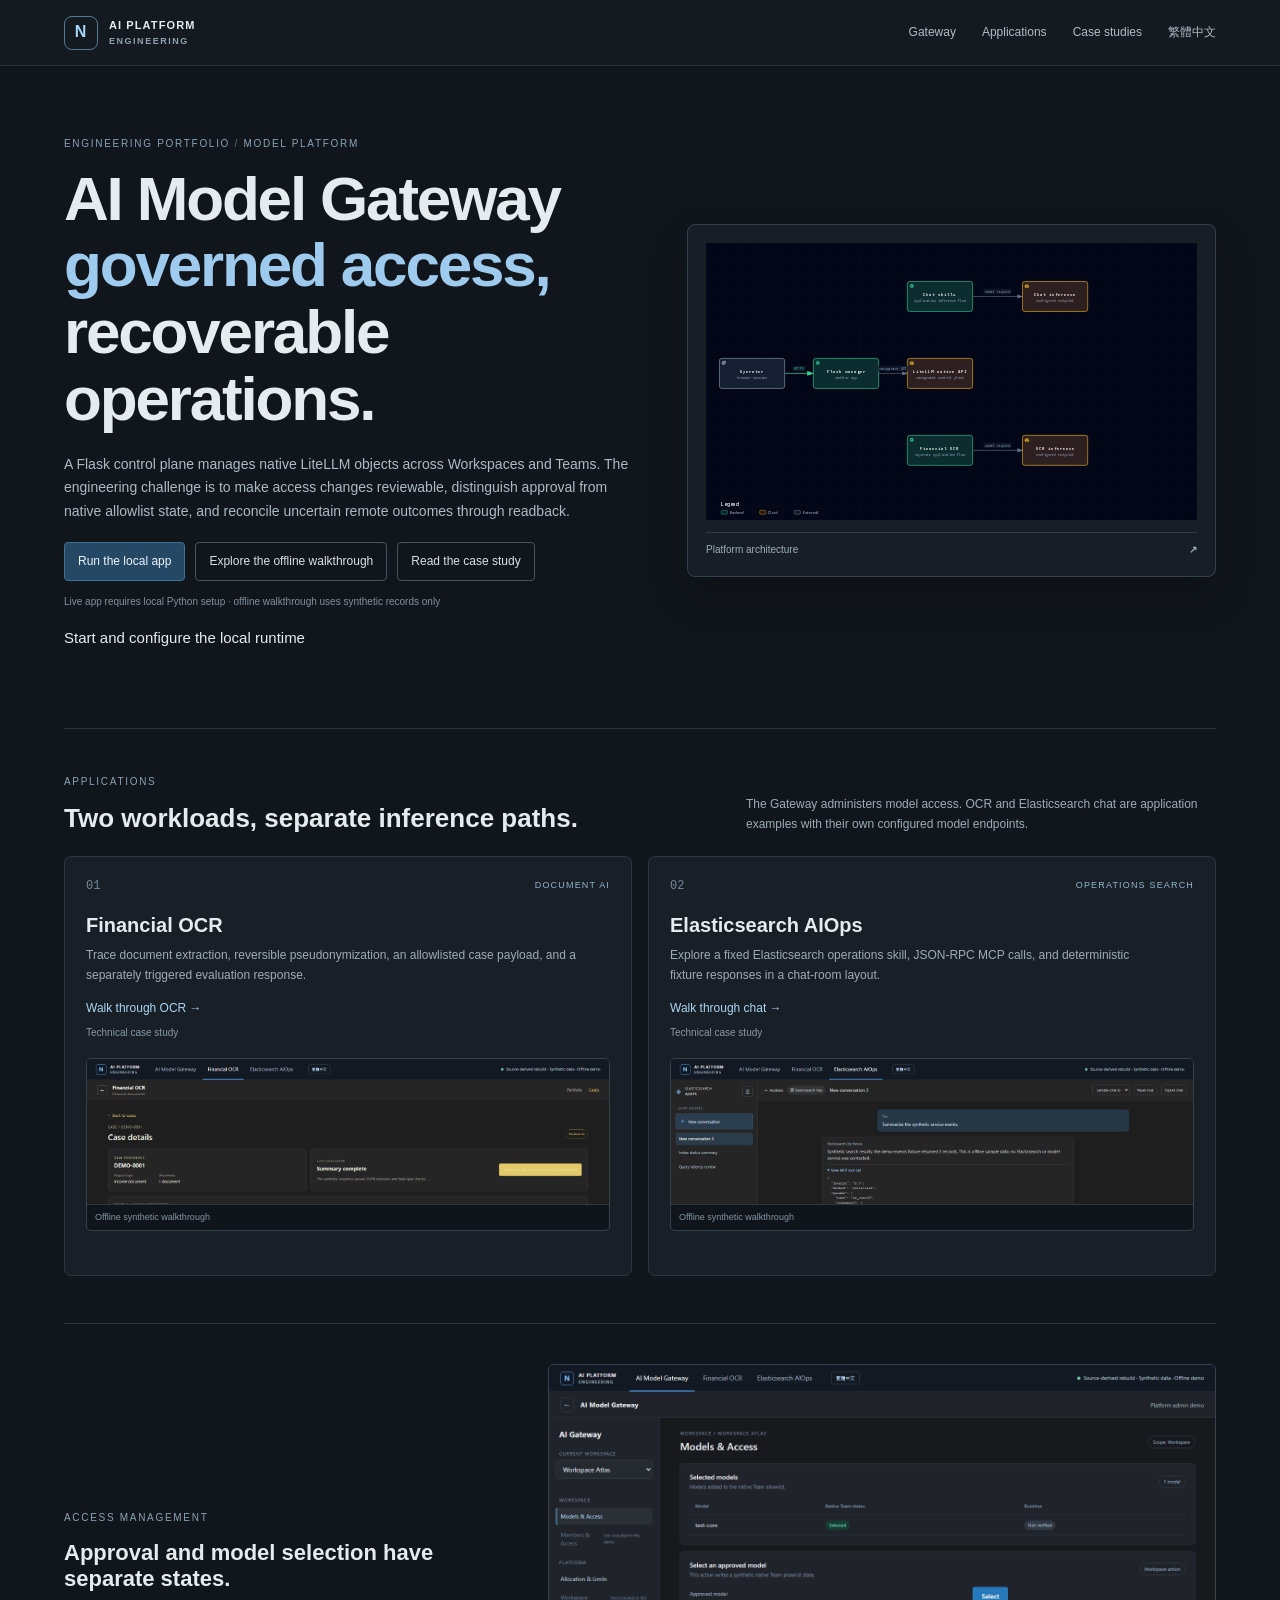
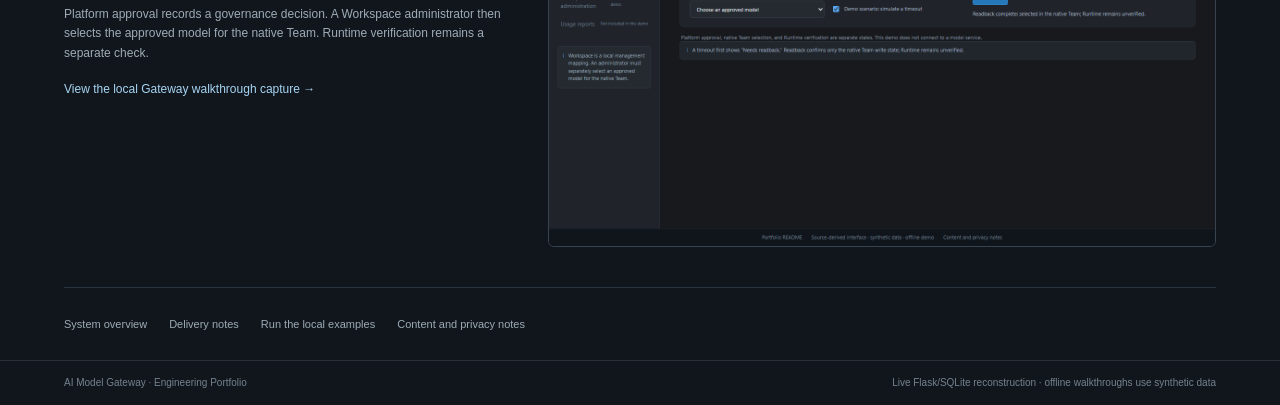
<file: index.html>
<!doctype html>
<html lang="en">
<head>
  <meta charset="utf-8">
  <meta name="viewport" content="width=device-width, initial-scale=1">
  <meta name="description" content="A source-grounded portfolio of an AI Model Gateway, Financial OCR and Elasticsearch AIOps applications.">
  <title>AI Model Gateway — Engineering Portfolio</title>
  <link rel="stylesheet" href="assets/portfolio.css">
</head>
<body>
  <a class="skip-link" href="#main">Skip to content</a>
  <header class="site-header"><a class="wordmark" href="index.html"><span class="mark">N</span><span>AI PLATFORM <small>ENGINEERING</small></span></a><nav aria-label="Main navigation"><a href="#gateway">Gateway</a><a href="#applications">Applications</a><a href="README.md">Case studies</a><a href="README.zh-TW.md" lang="zh-Hant">繁體中文</a></nav></header>
  <main id="main">
    <section class="hero" id="gateway">
      <div class="hero-copy"><p class="eyebrow">ENGINEERING PORTFOLIO <span>/</span> MODEL PLATFORM</p><h1>AI Model Gateway<br><em>governed access,</em><br>recoverable operations.</h1><p class="intro">A Flask control plane manages native LiteLLM objects across Workspaces and Teams. The engineering challenge is to make access changes reviewable, distinguish approval from native allowlist state, and reconcile uncertain remote outcomes through readback.</p><div class="actions"><a class="button primary" href="app.en.html">Run the local app</a><a class="button" href="demo.en.html?module=gateway">Explore the offline walkthrough</a><a class="button" href="case-studies/model-gateway.md">Read the case study</a></div><p class="provenance">Live app requires local Python setup · offline walkthrough uses synthetic records only</p><p><a href="docs/public-runtime.md">Start and configure the local runtime</a></p></div>
      <a class="hero-visual" href="assets/diagrams/platform-overview.svg" aria-label="Open the platform architecture diagram"><img src="assets/diagrams/platform-overview.svg" alt="Architecture overview: Gateway management connects to native LiteLLM administration, while OCR and chat applications use separately configured inference endpoints."><span>Platform architecture <b>↗</b></span></a>
    </section>
    <section class="application-section" id="applications"><div class="section-heading"><div><p class="eyebrow">APPLICATIONS</p><h2>Two workloads, separate inference paths.</h2></div><p>The Gateway administers model access. OCR and Elasticsearch chat are application examples with their own configured model endpoints.</p></div>
      <div class="app-grid">
        <article class="app-card"><div class="card-top"><span class="number">01</span><span class="tag">DOCUMENT AI</span></div><h3>Financial OCR</h3><p>Trace document extraction, reversible pseudonymization, an allowlisted case payload, and a separately triggered evaluation response.</p><a class="text-link" href="demo.en.html?module=ocr">Walk through OCR <span aria-hidden="true">→</span></a><a class="case-link" href="case-studies/financial-ocr.md">Technical case study</a><a class="shot" href="assets/screenshots/ocr-payload.en.png"><img src="assets/screenshots/ocr-payload.en.png" alt="Synthetic Financial OCR case workflow screenshot"><span>Offline synthetic walkthrough</span></a></article>
        <article class="app-card"><div class="card-top"><span class="number">02</span><span class="tag">OPERATIONS SEARCH</span></div><h3>Elasticsearch AIOps</h3><p>Explore a fixed Elasticsearch operations skill, JSON-RPC MCP calls, and deterministic fixture responses in a chat-room layout.</p><a class="text-link" href="demo.en.html?module=chat">Walk through chat <span aria-hidden="true">→</span></a><a class="case-link" href="case-studies/operations-chatroom.md">Technical case study</a><a class="shot" href="assets/screenshots/mcp-scope.en.png"><img src="assets/screenshots/mcp-scope.en.png" alt="Synthetic Elasticsearch AIOps chat screenshot"><span>Offline synthetic walkthrough</span></a></article>
      </div>
    </section>
    <section class="gateway-shot"><div><p class="eyebrow">ACCESS MANAGEMENT</p><h2>Approval and model selection have separate states.</h2><p>Platform approval records a governance decision. A Workspace administrator then selects the approved model for the native Team. Runtime verification remains a separate check.</p><a class="text-link" href="assets/screenshots/platform-overview.en.png">View the local Gateway walkthrough capture →</a></div><a href="assets/screenshots/platform-overview.en.png"><img src="assets/screenshots/platform-overview.en.png" alt="Synthetic Gateway interface showing separate approval and native Team model selection states"></a></section>
    <section class="more-links"><a href="docs/system-overview.md">System overview</a><a href="docs/delivery.md">Delivery notes</a><a href="examples/SCENARIOS.md">Run the local examples</a><a href="CONTENT_SELECTION.md">Content and privacy notes</a></section>
  </main>
  <footer><span>AI Model Gateway · Engineering Portfolio</span><span>Live Flask/SQLite reconstruction · offline walkthroughs use synthetic data</span></footer>
</body>
</html>
</file>
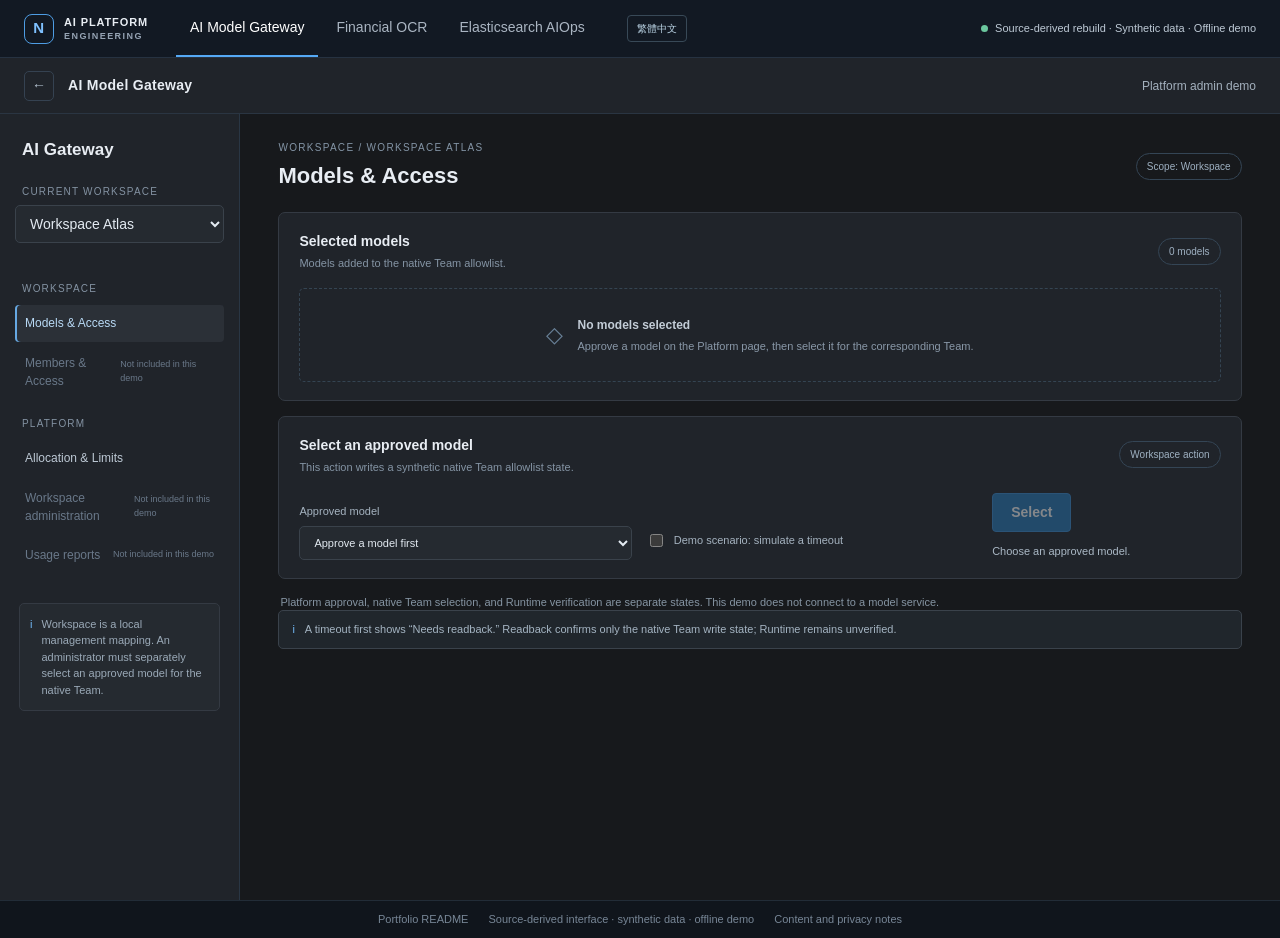
<file: demo.en.html>
<!doctype html>
<html lang="en">
<head>
  <meta charset="utf-8">
  <meta name="viewport" content="width=device-width, initial-scale=1">
  <meta name="description" content="An offline synthetic walkthrough of the AI Model Gateway, Financial OCR, and Elasticsearch AIOps.">
  <title>AI Platform Walkthrough</title>
  <link rel="stylesheet" href="assets/demo.css">
  <script src="assets/demo.js" defer></script>
</head>
<body data-module="gateway">
  <a class="skip-link" href="#workspace-main">跳至主要內容</a>
  <header class="demo-topbar">
    <a class="top-home" href="index.html" aria-label="回到作品集首頁"><span class="home-mark" aria-hidden="true">N</span><span>AI PLATFORM <small>ENGINEERING</small></span></a>
    <nav class="module-nav" aria-label="模組導覽">
      <a href="demo.html?module=gateway" data-module-link="gateway">AI Model Gateway</a>
      <a href="demo.html?module=ocr" data-module-link="ocr">Financial OCR</a>
      <a href="demo.html?module=chat" data-module-link="chat">Elasticsearch AIOps</a>
    </nav>
    <a class="language-switch" id="language-switch" href="demo.html?module=gateway" lang="zh-Hant" hreflang="zh-Hant" aria-label="以繁體中文開啟此示例">繁體中文</a>
    <span class="offline-ribbon"><i aria-hidden="true"></i>依原始模板重建 · 合成資料 · 離線示例</span>
  </header>

  <main id="workspace-main">
    <section id="gateway-module" class="module-screen gateway-screen" aria-label="AI Model Gateway 操作示例">
      <header class="app-header"><div class="app-header-start"><a class="back-button" href="index.html" aria-label="返回作品集">←</a><span class="app-title">AI Model Gateway</span></div><div class="app-header-end"><span class="role-label">平台管理示例</span></div></header>
      <div class="app-shell">
        <aside class="side-panel" aria-label="Gateway 導覽">
          <h1 class="side-title">AI Gateway</h1>
          <label class="workspace-label" for="workspace-picker">目前 Workspace</label>
          <select id="workspace-picker" class="dark-select workspace-select"><option value="atlas">Workspace Atlas</option><option value="beacon">Workspace Beacon</option></select>
          <nav class="side-nav" aria-label="管理項目">
            <p class="nav-group-title">Workspace</p>
            <button class="side-nav-item is-current" id="gw-workspace-tab" type="button" aria-current="page">模型與授權</button>
            <button class="side-nav-item unavailable" type="button" disabled>成員與權限 <span>此示例未提供</span></button>
            <p class="nav-group-title">平台</p>
            <button class="side-nav-item" id="gw-platform-tab" type="button">分配與限額</button>
            <button class="side-nav-item unavailable" type="button" disabled>Workspace 管理 <span>此示例未提供</span></button>
            <button class="side-nav-item unavailable" type="button" disabled>使用量報表 <span>此示例未提供</span></button>
          </nav>
          <div class="side-note"><span aria-hidden="true">i</span><p>Workspace 是本地管理映射；核准後仍須由管理者選用至原生 Team。</p></div>
        </aside>

        <div class="work-area">
          <section id="gw-workspace-view" class="content-view" aria-labelledby="gw-workspace-heading">
            <div class="view-heading"><div><p class="view-breadcrumb">WORKSPACE / <span id="workspace-name-heading">WORKSPACE ATLAS</span></p><h2 id="gw-workspace-heading">模型與授權</h2></div><span class="context-badge">管理範圍：Workspace</span></div>
            <div class="workspace-overview panel">
              <div class="panel-title-row"><div><h3>已選用模型</h3><p class="helper-text">顯示已加入原生 Team allowlist 的模型。</p></div><span class="resource-count" id="workspace-model-count">0 個模型</span></div>
              <div class="empty-state" id="workspace-empty"><span class="empty-symbol" aria-hidden="true">◇</span><div><b>尚未選用模型</b><p>先在平台頁核准模型，再選用至對應 Team。</p></div></div>
              <div class="table-wrap is-hidden" id="selected-table-wrap"><table class="data-table"><thead><tr><th scope="col">模型</th><th scope="col">原生 Team 狀態</th><th scope="col">Runtime</th></tr></thead><tbody id="selected-model-rows"></tbody></table></div>
            </div>
            <div class="panel selection-panel">
              <div class="panel-title-row"><div><h3>選用已核准模型</h3><p class="helper-text">此操作寫入合成的原生 Team allowlist 狀態。</p></div><span class="context-badge">Workspace 操作</span></div>
              <div class="form-grid">
                <label for="approved-model-picker">已核准模型<select id="approved-model-picker" class="dark-select"><option value="">請先核准模型</option></select></label>
                <label class="check-label"><input id="timeout-mode" type="checkbox"> 展示情境：模擬回應逾時</label>
                <div class="form-action"><button class="primary-button" id="select-model" type="button" disabled>選用</button><p id="selection-status" class="status-line" role="status" aria-live="polite" aria-atomic="true">等待選擇模型</p><button class="secondary-button is-hidden" id="reconcile-model" type="button">核對</button></div>
              </div>
            </div>
            <p class="view-footnote">平台核准、原生 Team 選用與 Runtime 驗證是不同狀態；此示例不連接模型服務。</p>
          </section>

          <section id="gw-platform-view" class="content-view is-hidden" aria-labelledby="gw-platform-heading">
            <div class="view-heading"><div><p class="view-breadcrumb">平台 / MODEL ALLOCATION</p><h2 id="gw-platform-heading">分配與限額</h2></div><span class="context-badge">平台管理範圍</span></div>
            <div class="panel allocation-panel"><div class="panel-title-row"><div><h3>Workspace 模型分配</h3><p class="helper-text">核准記錄管理決策，不會直接修改原生 Team allowlist。</p></div><span class="panel-icon" aria-hidden="true">＋</span></div>
              <div class="form-grid">
                <label for="platform-workspace">Workspace<select id="platform-workspace" class="dark-select"><option value="atlas">Workspace Atlas</option><option value="beacon">Workspace Beacon</option></select></label>
                <label for="platform-model">模型<select id="platform-model" class="dark-select"><option value="model-a">text-core</option><option value="model-b">vision-plus</option></select></label>
                <div class="form-action"><button class="primary-button" id="approve-model" type="button">核准</button><p id="approval-feedback" class="status-line" role="status" aria-live="polite" aria-atomic="true"></p></div>
              </div>
            </div>
            <div class="panel allocation-panel"><div class="panel-title-row"><div><h3>核准紀錄</h3><p class="helper-text">核准後可回到 Workspace 頁，另行選用。</p></div><span class="approval-count" id="platform-approval-count">0 筆核准</span></div>
              <div class="empty-state compact" id="platform-approved-empty"><span class="empty-symbol" aria-hidden="true">◇</span><div><b>尚無核准紀錄</b><p>選擇 Workspace 與模型後按「核准」。</p></div></div>
              <div class="table-wrap is-hidden" id="platform-approved-wrap"><table class="data-table"><thead><tr><th scope="col">Workspace</th><th scope="col">模型</th><th scope="col">記錄</th></tr></thead><tbody id="platform-approved-rows"></tbody></table></div>
            </div>
            <div class="panel allocation-panel limits-panel"><div class="panel-title-row"><div><h3>Workspace 限額</h3><p class="helper-text">此重建示例不包含限額設定功能。</p></div><span class="context-badge">未提供</span></div><div class="disabled-fields"><label>RPM 上限<input disabled value="—" aria-label="RPM 上限，示例未提供"></label><label>TPM 上限<input disabled value="—" aria-label="TPM 上限，示例未提供"></label><label>費用上限<input disabled value="—" aria-label="費用上限，示例未提供"></label></div></div>
          </section>
          <div class="gateway-demo-note"><span aria-hidden="true">i</span><p>逾時後先呈現「待核對」；核對確認只代表原生 Team 寫入狀態已讀回，Runtime 仍未驗證。</p></div>
        </div>
      </div>
    </section>

    <section id="ocr-module" class="module-screen ocr-screen is-hidden" aria-label="Financial OCR 操作示例">
      <header class="ocr-header"><div class="ocr-brand"><a href="index.html" class="ocr-home" aria-label="返回作品集">←</a><h1>Financial OCR <small>財力文件</small></h1></div><nav><a href="index.html">作品集</a><a href="demo.html?module=ocr" aria-current="page">文件案例</a></nav></header>
      <div class="ocr-container">
        <section id="ocr-list-view" aria-labelledby="ocr-list-heading">
          <div class="ocr-page-heading"><div><p class="ocr-eyebrow">DOCUMENT WORKFLOW / CASES</p><h2 id="ocr-list-heading">文件案例</h2></div><button class="ocr-button" id="ocr-create-case" type="button">＋ 建立合成案例</button></div>
          <div class="ocr-toolbar"><label class="sr-only" for="ocr-search">搜尋案例</label><input id="ocr-search" type="search" placeholder="搜尋案例" autocomplete="off"><span id="ocr-case-count" class="case-count">2 個案例</span></div>
          <div class="ocr-table-shell"><table class="ocr-table"><thead><tr><th scope="col">案例編號</th><th scope="col">申請類型</th><th scope="col">狀態</th><th scope="col">文件數</th><th scope="col">操作</th></tr></thead><tbody id="ocr-case-rows"></tbody></table></div>
          <p class="ocr-footnote">案例與文件均為內建合成 fixture；不讀取本機檔案，也不呼叫外部服務。</p>
        </section>
        <section id="ocr-detail-view" class="is-hidden" aria-labelledby="ocr-detail-heading">
          <button class="ocr-back-link" id="ocr-back" type="button">← 返回文件案例</button>
          <div class="ocr-page-heading detail-heading"><div><p class="ocr-eyebrow">CASE / <span id="ocr-case-crumb">DEMO-0001</span></p><h2 id="ocr-detail-heading">案例明細</h2></div><span class="ocr-state" id="ocr-case-state">待處理</span></div>
          <div class="ocr-meta-grid">
            <article class="ocr-card"><p class="card-label">案例資訊</p><h3 id="ocr-case-code">DEMO-0001</h3><dl><div><dt>申請類型</dt><dd id="ocr-case-type">文件辨識示例</dd></div><div><dt>文件數</dt><dd id="ocr-doc-count">0 個</dd></div></dl></article>
            <article class="ocr-card eval-card"><div><p class="card-label">案例評估</p><h3 id="ocr-eval-state">尚未評估</h3><p id="ocr-eval-note">辨識完成後，可明確執行摘要評估。</p></div><button class="ocr-button ocr-button-dark" id="ocr-evaluate" type="button" disabled>執行用戶財力評估摘要</button></article>
          </div>
          <section class="ocr-card recognition-card" aria-labelledby="recognition-heading">
            <div class="panel-title-row"><div><p class="card-label">STAGE 1 / IMAGE EXTRACTION</p><h3 id="recognition-heading">文件辨識與遮罩</h3></div><span class="fixture-pill">合成 fixture</span></div>
            <div class="recognition-form">
              <label for="ocr-provider">VLM Provider<select id="ocr-provider"><option value="openai-compatible">OpenAI-compatible VLM（合成示例）</option><option value="on-prem">On-prem VLM（合成示例）</option></select></label>
              <label for="ocr-doctype">文件類型<select id="ocr-doctype"><option value="income">收入證明</option><option value="statement">帳單摘要</option></select></label>
              <label for="ocr-file-fixture">展示 fixture（合成文件）<select id="ocr-file-fixture"><option value="page1">sample-statement.page-01</option><option value="page2">sample-statement.page-02</option></select></label>
              <button class="ocr-button" id="ocr-recognize" type="button">執行辨識與遮罩</button>
            </div>
            <p id="ocr-provider-note" class="ocr-inline-note" role="status" aria-live="polite" aria-atomic="true">Stage 1 由所選 provider fixture 產生合成值；遮罩值使用可還原代碼表示。</p>
            <div class="recognized-docs-wrap is-hidden" id="recognized-docs-wrap"><div class="panel-title-row"><h4>已辨識文件</h4><span id="recognized-count" class="case-count">0 個</span></div><div class="ocr-table-shell"><table class="ocr-table docs-table"><thead><tr><th scope="col">文件類型</th><th scope="col">文件頁面</th><th scope="col">VLM Provider</th><th scope="col">狀態</th></tr></thead><tbody id="recognized-docs"></tbody></table></div></div>
          </section>
          <section class="pipeline-section" aria-labelledby="pipeline-heading"><div class="pipeline-heading"><div><p class="ocr-eyebrow">STAGE 2 / CASE PAYLOAD</p><h3 id="pipeline-heading">案例評估資料流</h3></div><p>辨識結果先產生下一步 payload；儲存回應與 Parser 結果只在明確執行摘要評估後出現。</p></div>
            <div class="pipeline-grid">
              <article class="pipeline-card"><div class="pipeline-step"><span>1</span><small>擷取 · 遮罩</small></div><h4>Profile 欄位值</h4><p class="pipeline-hint">合成辨識輸出與遮罩後欄位，保留文件與頁面來源。</p><div id="ocr-stage1" class="pipeline-content empty-content">執行辨識後顯示 Profile 欄位值。</div></article>
              <article class="pipeline-card"><div class="pipeline-step"><span>2</span><small>輸出 · 檢視</small></div><h4>下一步 Case request</h4><p class="pipeline-hint">依公開欄位設定組成的下一步請求預覽。</p><pre id="ocr-case-request" class="pipeline-content code-content empty-content">尚無待送出的合成 payload。</pre></article>
              <article class="pipeline-card"><div class="pipeline-step"><span>3</span><small>評估後 · 儲存</small></div><h4>已儲存 Raw response</h4><p class="pipeline-hint">明確執行摘要評估後產生的合成回應。</p><pre id="ocr-raw-response" class="pipeline-content code-content empty-content">尚無已儲存的評估回應。</pre></article>
              <article class="pipeline-card parser-card"><div class="pipeline-step"><span>4</span><small>解析 · Parser</small></div><h4>Parser 欄位 / errors</h4><p class="pipeline-hint">檢查 JSON 結構與欄位型別，不重新計算財務公式。</p><div id="ocr-parser" class="pipeline-content empty-content">評估後檢查欄位結構與型別。</div></article>
            </div>
            <div class="ocr-source-note"><span aria-hidden="true">i</span><p>On-prem 是可設定的 provider 選項；示例只呈現合成 fixture，無法代表實際文件處理位置。</p></div>
          </section>
        </section>
      </div>
    </section>

    <section id="chat-module" class="module-screen chat-screen is-hidden" aria-label="Elasticsearch AIOps 對話示例">
      <aside id="chat-sidebar" class="chat-sidebar" aria-label="對話清單"><div class="sidebar-head"><a class="chat-brand" href="index.html"><span aria-hidden="true">◈</span><span>ELASTICSEARCH<br><b>AIOPS</b></span></a><button id="chat-sidebar-toggle" class="sidebar-toggle" type="button" aria-expanded="true" aria-label="收合對話清單">☰</button></div>
        <p class="chat-sidebar-label">CHAT ROOMS</p><button class="new-room-button" id="new-room" type="button"><span aria-hidden="true">＋</span> 新對話</button><div id="room-list" class="room-list" role="list"></div><div class="chat-side-footer"><span class="skill-mini-icon" aria-hidden="true">⌘</span><span>固定技能<br><b>Elasticsearch Ops</b></span></div></aside>
      <div class="chat-main"><header class="chat-toolbar"><a class="chat-home" href="index.html">← <span>作品集</span></a><span class="skill-context"><span aria-hidden="true">⌘</span> Elasticsearch Ops</span><h1 id="chat-room-title">選擇對話或建立新對話</h1><label class="sr-only" for="chat-model">模型</label><select id="chat-model" class="chat-model"><option value="model-a">sample-chat-a</option><option value="model-b">sample-chat-b</option></select><button id="reset-chat" class="chat-toolbar-button" type="button" disabled>重設對話</button><button id="export-chat" class="chat-toolbar-button" type="button" disabled>匯出對話</button></header>
        <div id="chat-transcript" class="chat-transcript" aria-live="polite" aria-relevant="additions text"><div class="chat-welcome"><span class="welcome-mark" aria-hidden="true">◈</span><h2>Elasticsearch Operations</h2><p>建立對話後，輸入合成的查詢問題。</p><small>固定技能 · 離線 fixture</small></div></div>
        <form id="chat-composer" class="chat-composer"><label class="sr-only" for="chat-input">輸入訊息</label><textarea id="chat-input" rows="1" placeholder="輸入訊息；Enter 送出，Shift+Enter 換行" disabled></textarea><button id="chat-send" class="chat-send" type="submit" disabled>送出 <span aria-hidden="true">↑</span></button><p id="chat-status" class="chat-status" role="status" aria-live="polite" aria-atomic="true">請先選擇或建立對話。</p></form><p class="chat-bottom-note">合成回覆與 MCP 呼叫紀錄來自本機 fixture。</p>
      </div>
    </section>
  </main>
  <footer class="demo-footer"><a href="README.md">Portfolio README</a><span>Source-derived interface · synthetic data · offline demo</span><a href="CONTENT_SELECTION.md">內容與隱私說明</a></footer>
</body>
</html>
</file>
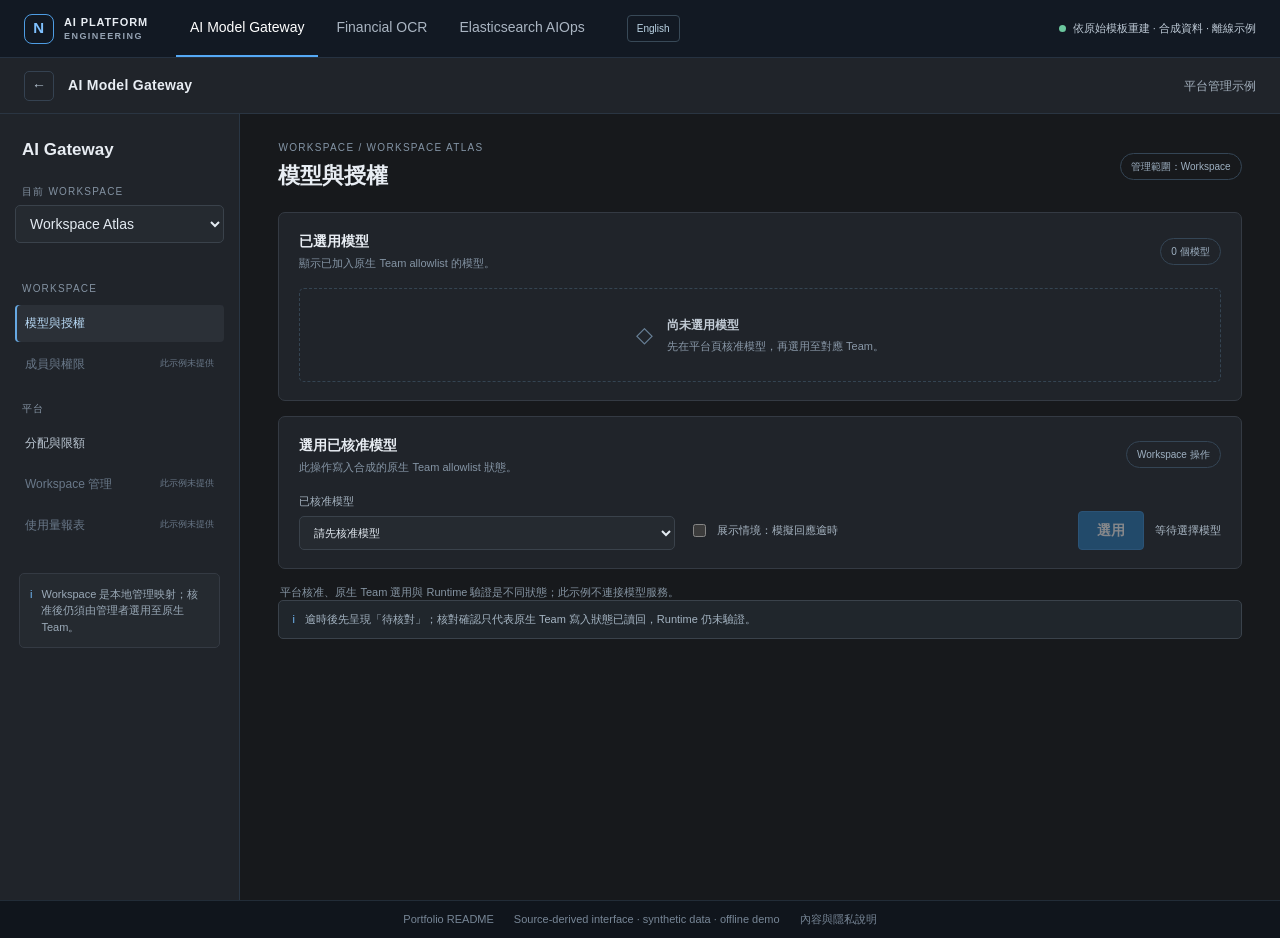
<file: demo.html>
<!doctype html>
<html lang="zh-Hant">
<head>
  <meta charset="utf-8">
  <meta name="viewport" content="width=device-width, initial-scale=1">
  <meta name="description" content="AI Model Gateway、Financial OCR 與 Elasticsearch AIOps 的離線合成資料操作示例。">
  <title>AI Platform 操作示例</title>
  <link rel="stylesheet" href="assets/demo.css">
  <script src="assets/demo.js" defer></script>
</head>
<body data-module="gateway">
  <a class="skip-link" href="#workspace-main">跳至主要內容</a>
  <header class="demo-topbar">
    <a class="top-home" href="index.html" aria-label="回到作品集首頁"><span class="home-mark" aria-hidden="true">N</span><span>AI PLATFORM <small>ENGINEERING</small></span></a>
    <nav class="module-nav" aria-label="模組導覽">
      <a href="demo.html?module=gateway" data-module-link="gateway">AI Model Gateway</a>
      <a href="demo.html?module=ocr" data-module-link="ocr">Financial OCR</a>
      <a href="demo.html?module=chat" data-module-link="chat">Elasticsearch AIOps</a>
    </nav>
    <a class="language-switch" id="language-switch" href="demo.en.html?module=gateway" lang="en" hreflang="en" aria-label="Open this walkthrough in English">English</a>
    <span class="offline-ribbon"><i aria-hidden="true"></i>依原始模板重建 · 合成資料 · 離線示例</span>
  </header>

  <main id="workspace-main">
    <section id="gateway-module" class="module-screen gateway-screen" aria-label="AI Model Gateway 操作示例">
      <header class="app-header"><div class="app-header-start"><a class="back-button" href="index.html" aria-label="返回作品集">←</a><span class="app-title">AI Model Gateway</span></div><div class="app-header-end"><span class="role-label">平台管理示例</span></div></header>
      <div class="app-shell">
        <aside class="side-panel" aria-label="Gateway 導覽">
          <h1 class="side-title">AI Gateway</h1>
          <label class="workspace-label" for="workspace-picker">目前 Workspace</label>
          <select id="workspace-picker" class="dark-select workspace-select"><option value="atlas">Workspace Atlas</option><option value="beacon">Workspace Beacon</option></select>
          <nav class="side-nav" aria-label="管理項目">
            <p class="nav-group-title">Workspace</p>
            <button class="side-nav-item is-current" id="gw-workspace-tab" type="button" aria-current="page">模型與授權</button>
            <button class="side-nav-item unavailable" type="button" disabled>成員與權限 <span>此示例未提供</span></button>
            <p class="nav-group-title">平台</p>
            <button class="side-nav-item" id="gw-platform-tab" type="button">分配與限額</button>
            <button class="side-nav-item unavailable" type="button" disabled>Workspace 管理 <span>此示例未提供</span></button>
            <button class="side-nav-item unavailable" type="button" disabled>使用量報表 <span>此示例未提供</span></button>
          </nav>
          <div class="side-note"><span aria-hidden="true">i</span><p>Workspace 是本地管理映射；核准後仍須由管理者選用至原生 Team。</p></div>
        </aside>

        <div class="work-area">
          <section id="gw-workspace-view" class="content-view" aria-labelledby="gw-workspace-heading">
            <div class="view-heading"><div><p class="view-breadcrumb">WORKSPACE / <span id="workspace-name-heading">WORKSPACE ATLAS</span></p><h2 id="gw-workspace-heading">模型與授權</h2></div><span class="context-badge">管理範圍：Workspace</span></div>
            <div class="workspace-overview panel">
              <div class="panel-title-row"><div><h3>已選用模型</h3><p class="helper-text">顯示已加入原生 Team allowlist 的模型。</p></div><span class="resource-count" id="workspace-model-count">0 個模型</span></div>
              <div class="empty-state" id="workspace-empty"><span class="empty-symbol" aria-hidden="true">◇</span><div><b>尚未選用模型</b><p>先在平台頁核准模型，再選用至對應 Team。</p></div></div>
              <div class="table-wrap is-hidden" id="selected-table-wrap"><table class="data-table"><thead><tr><th scope="col">模型</th><th scope="col">原生 Team 狀態</th><th scope="col">Runtime</th></tr></thead><tbody id="selected-model-rows"></tbody></table></div>
            </div>
            <div class="panel selection-panel">
              <div class="panel-title-row"><div><h3>選用已核准模型</h3><p class="helper-text">此操作寫入合成的原生 Team allowlist 狀態。</p></div><span class="context-badge">Workspace 操作</span></div>
              <div class="form-grid">
                <label for="approved-model-picker">已核准模型<select id="approved-model-picker" class="dark-select"><option value="">請先核准模型</option></select></label>
                <label class="check-label"><input id="timeout-mode" type="checkbox"> 展示情境：模擬回應逾時</label>
                <div class="form-action"><button class="primary-button" id="select-model" type="button" disabled>選用</button><p id="selection-status" class="status-line" role="status" aria-live="polite" aria-atomic="true">等待選擇模型</p><button class="secondary-button is-hidden" id="reconcile-model" type="button">核對</button></div>
              </div>
            </div>
            <p class="view-footnote">平台核准、原生 Team 選用與 Runtime 驗證是不同狀態；此示例不連接模型服務。</p>
          </section>

          <section id="gw-platform-view" class="content-view is-hidden" aria-labelledby="gw-platform-heading">
            <div class="view-heading"><div><p class="view-breadcrumb">平台 / MODEL ALLOCATION</p><h2 id="gw-platform-heading">分配與限額</h2></div><span class="context-badge">平台管理範圍</span></div>
            <div class="panel allocation-panel"><div class="panel-title-row"><div><h3>Workspace 模型分配</h3><p class="helper-text">核准記錄管理決策，不會直接修改原生 Team allowlist。</p></div><span class="panel-icon" aria-hidden="true">＋</span></div>
              <div class="form-grid">
                <label for="platform-workspace">Workspace<select id="platform-workspace" class="dark-select"><option value="atlas">Workspace Atlas</option><option value="beacon">Workspace Beacon</option></select></label>
                <label for="platform-model">模型<select id="platform-model" class="dark-select"><option value="model-a">text-core</option><option value="model-b">vision-plus</option></select></label>
                <div class="form-action"><button class="primary-button" id="approve-model" type="button">核准</button><p id="approval-feedback" class="status-line" role="status" aria-live="polite" aria-atomic="true"></p></div>
              </div>
            </div>
            <div class="panel allocation-panel"><div class="panel-title-row"><div><h3>核准紀錄</h3><p class="helper-text">核准後可回到 Workspace 頁，另行選用。</p></div><span class="approval-count" id="platform-approval-count">0 筆核准</span></div>
              <div class="empty-state compact" id="platform-approved-empty"><span class="empty-symbol" aria-hidden="true">◇</span><div><b>尚無核准紀錄</b><p>選擇 Workspace 與模型後按「核准」。</p></div></div>
              <div class="table-wrap is-hidden" id="platform-approved-wrap"><table class="data-table"><thead><tr><th scope="col">Workspace</th><th scope="col">模型</th><th scope="col">記錄</th></tr></thead><tbody id="platform-approved-rows"></tbody></table></div>
            </div>
            <div class="panel allocation-panel limits-panel"><div class="panel-title-row"><div><h3>Workspace 限額</h3><p class="helper-text">此重建示例不包含限額設定功能。</p></div><span class="context-badge">未提供</span></div><div class="disabled-fields"><label>RPM 上限<input disabled value="—" aria-label="RPM 上限，示例未提供"></label><label>TPM 上限<input disabled value="—" aria-label="TPM 上限，示例未提供"></label><label>費用上限<input disabled value="—" aria-label="費用上限，示例未提供"></label></div></div>
          </section>
          <div class="gateway-demo-note"><span aria-hidden="true">i</span><p>逾時後先呈現「待核對」；核對確認只代表原生 Team 寫入狀態已讀回，Runtime 仍未驗證。</p></div>
        </div>
      </div>
    </section>

    <section id="ocr-module" class="module-screen ocr-screen is-hidden" aria-label="Financial OCR 操作示例">
      <header class="ocr-header"><div class="ocr-brand"><a href="index.html" class="ocr-home" aria-label="返回作品集">←</a><h1>Financial OCR <small>財力文件</small></h1></div><nav><a href="index.html">作品集</a><a href="demo.html?module=ocr" aria-current="page">文件案例</a></nav></header>
      <div class="ocr-container">
        <section id="ocr-list-view" aria-labelledby="ocr-list-heading">
          <div class="ocr-page-heading"><div><p class="ocr-eyebrow">DOCUMENT WORKFLOW / CASES</p><h2 id="ocr-list-heading">文件案例</h2></div><button class="ocr-button" id="ocr-create-case" type="button">＋ 建立合成案例</button></div>
          <div class="ocr-toolbar"><label class="sr-only" for="ocr-search">搜尋案例</label><input id="ocr-search" type="search" placeholder="搜尋案例" autocomplete="off"><span id="ocr-case-count" class="case-count">2 個案例</span></div>
          <div class="ocr-table-shell"><table class="ocr-table"><thead><tr><th scope="col">案例編號</th><th scope="col">申請類型</th><th scope="col">狀態</th><th scope="col">文件數</th><th scope="col">操作</th></tr></thead><tbody id="ocr-case-rows"></tbody></table></div>
          <p class="ocr-footnote">案例與文件均為內建合成 fixture；不讀取本機檔案，也不呼叫外部服務。</p>
        </section>
        <section id="ocr-detail-view" class="is-hidden" aria-labelledby="ocr-detail-heading">
          <button class="ocr-back-link" id="ocr-back" type="button">← 返回文件案例</button>
          <div class="ocr-page-heading detail-heading"><div><p class="ocr-eyebrow">CASE / <span id="ocr-case-crumb">DEMO-0001</span></p><h2 id="ocr-detail-heading">案例明細</h2></div><span class="ocr-state" id="ocr-case-state">待處理</span></div>
          <div class="ocr-meta-grid">
            <article class="ocr-card"><p class="card-label">案例資訊</p><h3 id="ocr-case-code">DEMO-0001</h3><dl><div><dt>申請類型</dt><dd id="ocr-case-type">文件辨識示例</dd></div><div><dt>文件數</dt><dd id="ocr-doc-count">0 個</dd></div></dl></article>
            <article class="ocr-card eval-card"><div><p class="card-label">案例評估</p><h3 id="ocr-eval-state">尚未評估</h3><p id="ocr-eval-note">辨識完成後，可明確執行摘要評估。</p></div><button class="ocr-button ocr-button-dark" id="ocr-evaluate" type="button" disabled>執行用戶財力評估摘要</button></article>
          </div>
          <section class="ocr-card recognition-card" aria-labelledby="recognition-heading">
            <div class="panel-title-row"><div><p class="card-label">STAGE 1 / IMAGE EXTRACTION</p><h3 id="recognition-heading">文件辨識與遮罩</h3></div><span class="fixture-pill">合成 fixture</span></div>
            <div class="recognition-form">
              <label for="ocr-provider">VLM Provider<select id="ocr-provider"><option value="openai-compatible">OpenAI-compatible VLM（合成示例）</option><option value="on-prem">On-prem VLM（合成示例）</option></select></label>
              <label for="ocr-doctype">文件類型<select id="ocr-doctype"><option value="income">收入證明</option><option value="statement">帳單摘要</option></select></label>
              <label for="ocr-file-fixture">展示 fixture（合成文件）<select id="ocr-file-fixture"><option value="page1">sample-statement.page-01</option><option value="page2">sample-statement.page-02</option></select></label>
              <button class="ocr-button" id="ocr-recognize" type="button">執行辨識與遮罩</button>
            </div>
            <p id="ocr-provider-note" class="ocr-inline-note" role="status" aria-live="polite" aria-atomic="true">Stage 1 由所選 provider fixture 產生合成值；遮罩值使用可還原代碼表示。</p>
            <div class="recognized-docs-wrap is-hidden" id="recognized-docs-wrap"><div class="panel-title-row"><h4>已辨識文件</h4><span id="recognized-count" class="case-count">0 個</span></div><div class="ocr-table-shell"><table class="ocr-table docs-table"><thead><tr><th scope="col">文件類型</th><th scope="col">文件頁面</th><th scope="col">VLM Provider</th><th scope="col">狀態</th></tr></thead><tbody id="recognized-docs"></tbody></table></div></div>
          </section>
          <section class="pipeline-section" aria-labelledby="pipeline-heading"><div class="pipeline-heading"><div><p class="ocr-eyebrow">STAGE 2 / CASE PAYLOAD</p><h3 id="pipeline-heading">案例評估資料流</h3></div><p>辨識結果先產生下一步 payload；儲存回應與 Parser 結果只在明確執行摘要評估後出現。</p></div>
            <div class="pipeline-grid">
              <article class="pipeline-card"><div class="pipeline-step"><span>1</span><small>擷取 · 遮罩</small></div><h4>Profile 欄位值</h4><p class="pipeline-hint">合成辨識輸出與遮罩後欄位，保留文件與頁面來源。</p><div id="ocr-stage1" class="pipeline-content empty-content">執行辨識後顯示 Profile 欄位值。</div></article>
              <article class="pipeline-card"><div class="pipeline-step"><span>2</span><small>輸出 · 檢視</small></div><h4>下一步 Case request</h4><p class="pipeline-hint">依公開欄位設定組成的下一步請求預覽。</p><pre id="ocr-case-request" class="pipeline-content code-content empty-content">尚無待送出的合成 payload。</pre></article>
              <article class="pipeline-card"><div class="pipeline-step"><span>3</span><small>評估後 · 儲存</small></div><h4>已儲存 Raw response</h4><p class="pipeline-hint">明確執行摘要評估後產生的合成回應。</p><pre id="ocr-raw-response" class="pipeline-content code-content empty-content">尚無已儲存的評估回應。</pre></article>
              <article class="pipeline-card parser-card"><div class="pipeline-step"><span>4</span><small>解析 · Parser</small></div><h4>Parser 欄位 / errors</h4><p class="pipeline-hint">檢查 JSON 結構與欄位型別，不重新計算財務公式。</p><div id="ocr-parser" class="pipeline-content empty-content">評估後檢查欄位結構與型別。</div></article>
            </div>
            <div class="ocr-source-note"><span aria-hidden="true">i</span><p>On-prem 是可設定的 provider 選項；示例只呈現合成 fixture，無法代表實際文件處理位置。</p></div>
          </section>
        </section>
      </div>
    </section>

    <section id="chat-module" class="module-screen chat-screen is-hidden" aria-label="Elasticsearch AIOps 對話示例">
      <aside id="chat-sidebar" class="chat-sidebar" aria-label="對話清單"><div class="sidebar-head"><a class="chat-brand" href="index.html"><span aria-hidden="true">◈</span><span>ELASTICSEARCH<br><b>AIOPS</b></span></a><button id="chat-sidebar-toggle" class="sidebar-toggle" type="button" aria-expanded="true" aria-label="收合對話清單">☰</button></div>
        <p class="chat-sidebar-label">CHAT ROOMS</p><button class="new-room-button" id="new-room" type="button"><span aria-hidden="true">＋</span> 新對話</button><div id="room-list" class="room-list" role="list"></div><div class="chat-side-footer"><span class="skill-mini-icon" aria-hidden="true">⌘</span><span>固定技能<br><b>Elasticsearch Ops</b></span></div></aside>
      <div class="chat-main"><header class="chat-toolbar"><a class="chat-home" href="index.html">← <span>作品集</span></a><span class="skill-context"><span aria-hidden="true">⌘</span> Elasticsearch Ops</span><h1 id="chat-room-title">選擇對話或建立新對話</h1><label class="sr-only" for="chat-model">模型</label><select id="chat-model" class="chat-model"><option value="model-a">sample-chat-a</option><option value="model-b">sample-chat-b</option></select><button id="reset-chat" class="chat-toolbar-button" type="button" disabled>重設對話</button><button id="export-chat" class="chat-toolbar-button" type="button" disabled>匯出對話</button></header>
        <div id="chat-transcript" class="chat-transcript" aria-live="polite" aria-relevant="additions text"><div class="chat-welcome"><span class="welcome-mark" aria-hidden="true">◈</span><h2>Elasticsearch Operations</h2><p>建立對話後，輸入合成的查詢問題。</p><small>固定技能 · 離線 fixture</small></div></div>
        <form id="chat-composer" class="chat-composer"><label class="sr-only" for="chat-input">輸入訊息</label><textarea id="chat-input" rows="1" placeholder="輸入訊息；Enter 送出，Shift+Enter 換行" disabled></textarea><button id="chat-send" class="chat-send" type="submit" disabled>送出 <span aria-hidden="true">↑</span></button><p id="chat-status" class="chat-status" role="status" aria-live="polite" aria-atomic="true">請先選擇或建立對話。</p></form><p class="chat-bottom-note">合成回覆與 MCP 呼叫紀錄來自本機 fixture。</p>
      </div>
    </section>
  </main>
  <footer class="demo-footer"><a href="README.md">Portfolio README</a><span>Source-derived interface · synthetic data · offline demo</span><a href="CONTENT_SELECTION.md">內容與隱私說明</a></footer>
</body>
</html>
</file>
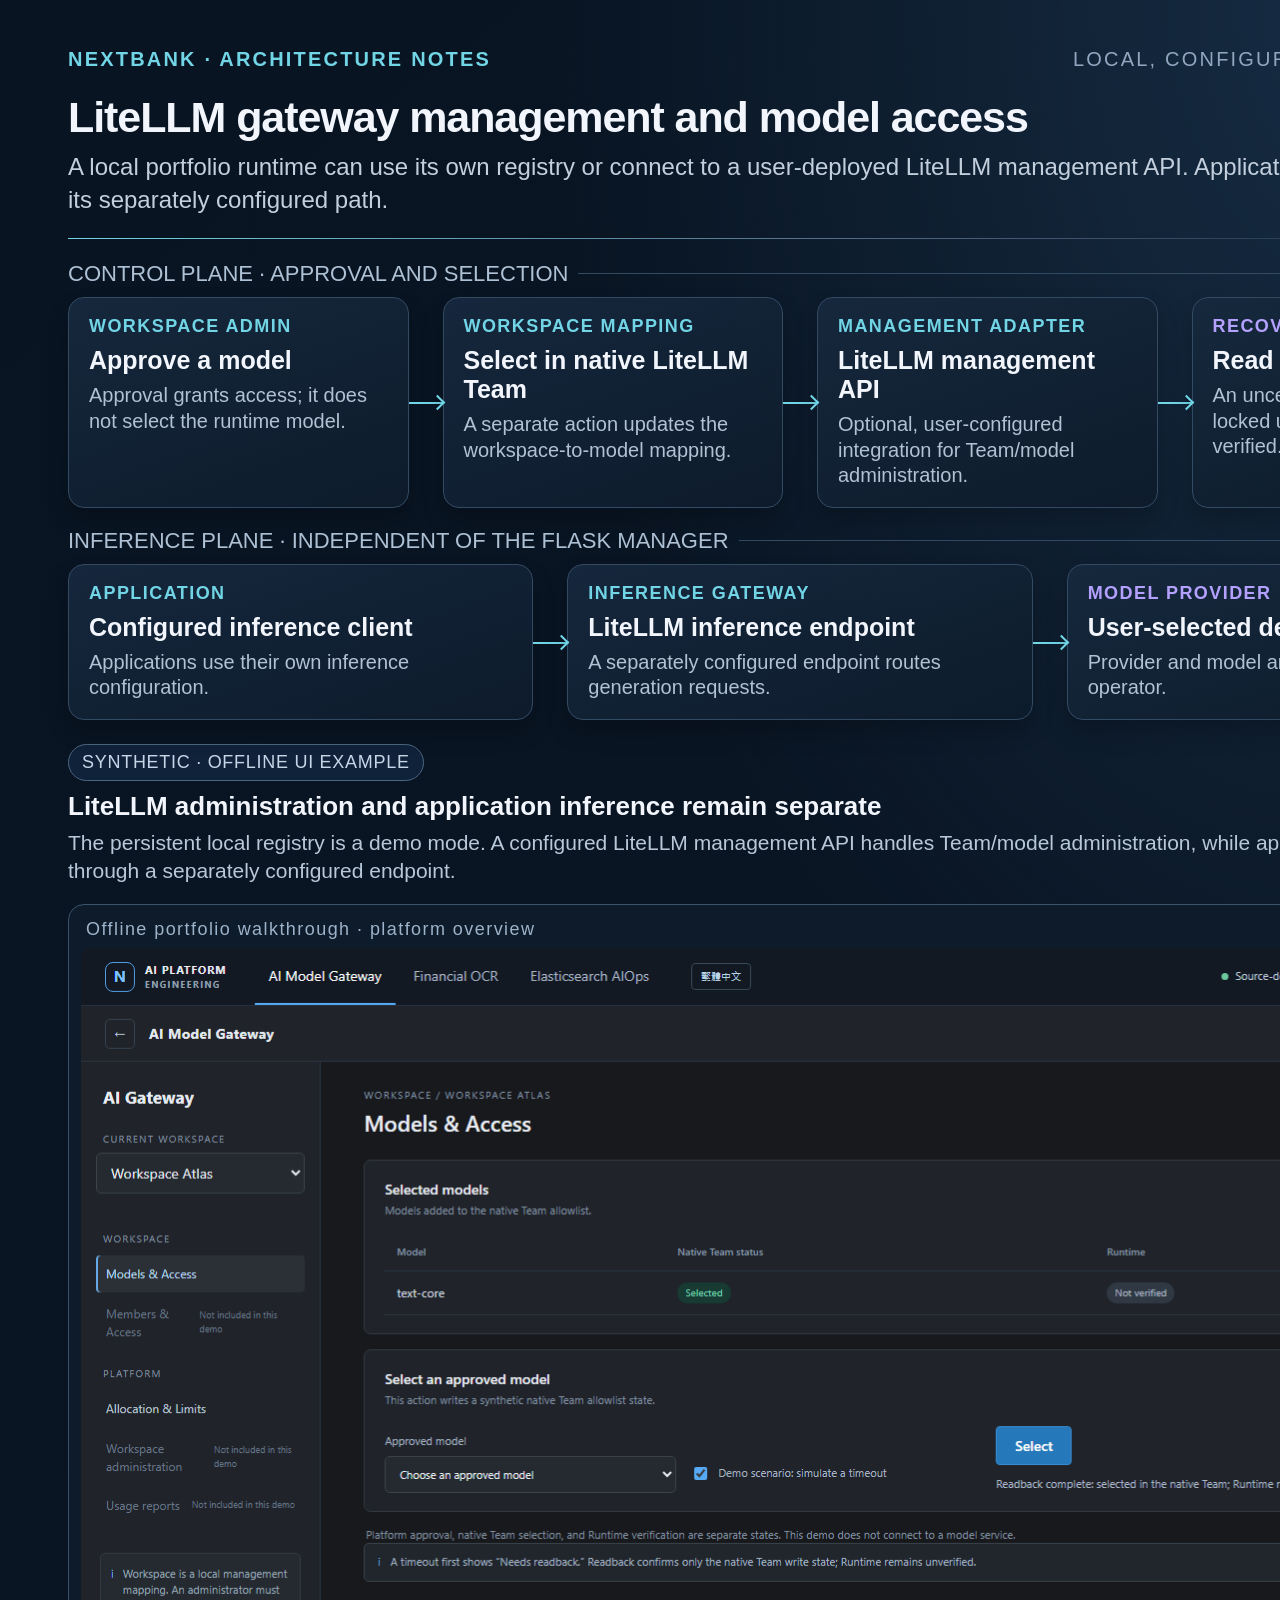
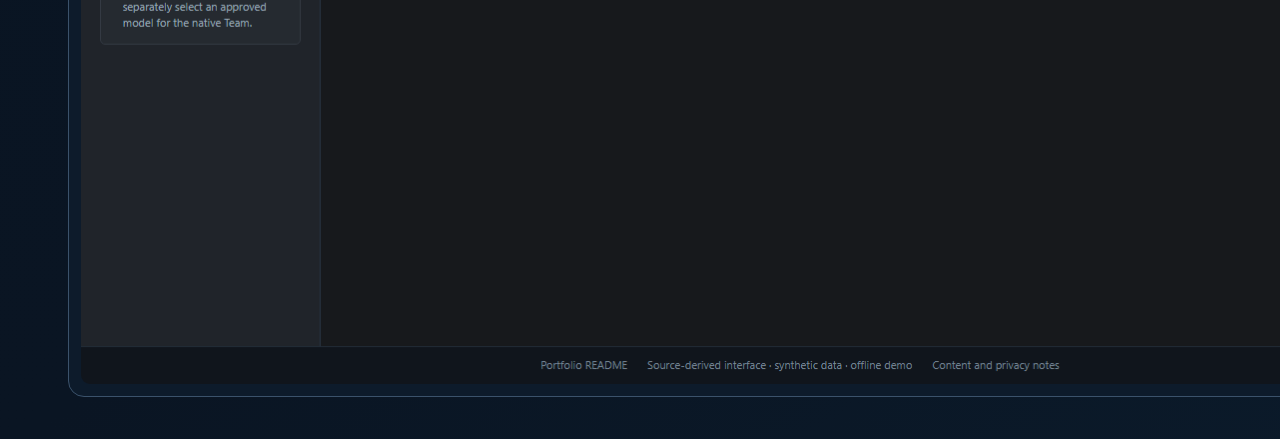
<file: assets/screenshots/showcase.html>
<!doctype html>
<html lang="en">
<head>
<meta charset="utf-8">
<meta name="viewport" content="width=device-width, initial-scale=1">
<title>Architecture showcase panels</title>
<style>
  :root { color-scheme: dark; --bg:#07111f; --panel:#101e30; --panel2:#13253a; --line:#334a63; --text:#f2f6fc; --muted:#b2c1d4; --cyan:#71d5e6; --violet:#b4a0ff; --green:#8bd8ad; --amber:#f5c678; }
  * { box-sizing:border-box; }
  html,body { margin:0; padding:0; background:#030a12; color:var(--text); font-family:Inter,"Segoe UI","Microsoft JhengHei",Arial,sans-serif; }
  body { min-width:1600px; }
  .slide { width:1600px; min-height:1000px; padding:48px 68px 42px; position:relative; overflow:visible; background:radial-gradient(ellipse at 85% 0%,#162c43 0%,transparent 42%),linear-gradient(145deg,#081422,#0a1523 65%,#0b1b2b); display:none; }
  .slide.active { display:block; }
  .topline { display:flex; justify-content:space-between; align-items:center; color:#91a7c0; font-size:20px; letter-spacing:.11em; text-transform:uppercase; }
  .mark { color:var(--cyan); font-weight:700; }
  h1 { font-size:43px; line-height:1.12; letter-spacing:-.025em; margin:22px 0 10px; font-weight:760; }
  .subtitle { color:#c3cfdd; font-size:24px; line-height:1.35; margin:0; max-width:1430px; }
  .rule { height:1px; background:linear-gradient(90deg,var(--cyan),#526985 54%,transparent); margin:22px 0 22px; }
  .section-title { display:flex; align-items:center; gap:14px; font-size:20px; color:#9eb3ca; text-transform:uppercase; letter-spacing:.13em; margin:0 0 14px; }
  .section-title:before { content:""; width:27px; height:3px; background:var(--cyan); border-radius:3px; }
  .flow { display:grid; grid-template-columns:repeat(4,1fr); gap:34px; position:relative; margin-bottom:20px; }
  .flow.three { grid-template-columns:repeat(3,1fr); }
  .flow.branch .node:after,.flow.branch .node:before { display:none; }
  .node { min-height:122px; border:1px solid var(--line); border-radius:16px; background:linear-gradient(160deg,rgba(22,40,61,.98),rgba(13,27,43,.98)); padding:18px 20px; position:relative; box-shadow:0 12px 22px #0003; }
  .node:not(:last-child):after { content:""; position:absolute; right:-35px; width:34px; height:2px; top:50%; background:var(--cyan); }
  .node:not(:last-child):before { content:""; position:absolute; right:-35px; top:calc(50% - 5px); width:9px; height:9px; border-top:2px solid var(--cyan); border-right:2px solid var(--cyan); transform:rotate(45deg); z-index:1; }
  .node .kicker { color:var(--cyan); font-size:18px; font-weight:700; letter-spacing:.08em; text-transform:uppercase; margin-bottom:9px; }
  .node h2 { font-size:25px; line-height:1.16; margin:0 0 8px; font-weight:720; }
  .node p { color:var(--muted); font-size:20px; line-height:1.28; margin:0; }
  .node.purple .kicker { color:var(--violet); }
  .node.green .kicker { color:var(--green); }
  .node.amber .kicker { color:var(--amber); }
  .lane-label { font-size:22px; color:#afc1d5; margin:15px 0 10px; display:flex; align-items:center; gap:10px; }
  .lane-label span { height:1px; background:#334a63; flex:1; }
  .lower { display:block; margin-top:24px; }
  .caption { padding:0 0 18px; }
  .tag { display:inline-flex; width:max-content; border:1px solid #4b6682; border-radius:999px; padding:7px 13px; font-size:18px; color:#c6d6e8; letter-spacing:.04em; margin-bottom:10px; background:#102239; }
  .caption h3 { font-size:26px; margin:0 0 7px; }
  .caption p { color:#b9c8d8; font-size:21px; line-height:1.35; margin:0; max-width:1464px; }
  .thumb { width:100%; border:1px solid #3b526b; background:#0d1b2b; border-radius:16px; padding:12px; display:flex; flex-direction:column; }
  .thumb label { font-size:18px; color:#9db3c9; letter-spacing:.08em; padding:2px 5px 8px; }
  .thumb img { display:block; width:100%; height:auto; object-fit:contain; border-radius:9px; }
  .foot { display:none; }
  .smallcaps { color:#8fa7be; font-size:17px; letter-spacing:.08em; text-transform:uppercase; }
  .two-lanes { margin-top:8px; }
  .callout { border:1px solid #6b5733; background:#241e16; border-radius:12px; color:#f0d4a0; padding:12px 17px; font-size:20px; line-height:1.3; margin-top:10px; }
  .callout b { color:#ffe0a4; }
  .compact .node { min-height:110px; }
</style>
</head>
<body>
<main id="slides"></main>
<script>
const panels = [
  {
    id:"gateway-management", lang:"en", title:"LiteLLM gateway management and model access", subtitle:"A local portfolio runtime can use its own registry or connect to a user-deployed LiteLLM management API. Application inference uses its separately configured path.",
    lanes:[
      {label:"CONTROL PLANE · APPROVAL AND SELECTION", nodes:[
        ["Workspace admin","Approve a model","Approval grants access; it does not select the runtime model."],
        ["Workspace mapping","Select in native LiteLLM Team","A separate action updates the workspace-to-model mapping."],
        ["Management adapter","LiteLLM management API","Optional, user-configured integration for Team/model administration."],
        ["Recovery","Read back before retry","An uncertain change stays locked until native ownership is verified."]
      ]},
      {label:"INFERENCE PLANE · INDEPENDENT OF THE FLASK MANAGER", nodes:[
        ["Application","Configured inference client","Applications use their own inference configuration."],
        ["Inference gateway","LiteLLM inference endpoint","A separately configured endpoint routes generation requests."],
        ["Model provider","User-selected deployment","Provider and model are supplied by the operator."]
      ]}
    ],
    tag:"SYNTHETIC · OFFLINE UI EXAMPLE", capTitle:"LiteLLM administration and application inference remain separate", caption:"The persistent local registry is a demo mode. A configured LiteLLM management API handles Team/model administration, while applications send inference through a separately configured endpoint.", thumb:"platform-overview.en.png", thumbLabel:"Offline portfolio walkthrough · platform overview"
  },
  {
    id:"gateway-management", lang:"zh", title:"LiteLLM Gateway 管理與模型存取", subtitle:"本機作品集執行環境可使用自己的登錄目錄，也可連接使用者部署的 LiteLLM 管理 API。應用程式推論走另一條設定路徑。",
    lanes:[
      {label:"控制平面 · 核准與選用", nodes:[
        ["Workspace 管理","核准模型","核准只記錄存取權，不代表執行環境已選用模型。"],
        ["Workspace 對應","在原生 LiteLLM Team 中選用","另一個操作更新 Workspace 與模型的對應。"],
        ["管理介接器","LiteLLM 管理 API","可選的使用者設定介接，用於 Team／模型管理。"],
        ["復原","重試前先讀回","不確定的寫入會保持鎖定，直到確認原生資源歸屬。"]
      ]},
      {label:"推論平面 · 與 Flask 管理器分離", nodes:[
        ["應用程式","已設定的推論用戶端","應用程式使用各自的推論設定。"],
        ["推論閘道","LiteLLM 推論端點","另一個設定端點負責轉送生成請求。"],
        ["模型供應者","使用者選擇的部署","供應者與模型由操作者設定。"]
      ]}
    ],
    tag:"合成資料 · 離線介面範例", capTitle:"LiteLLM 管理與應用程式推論各自分離", caption:"持久化本機登錄是展示模式。設定 LiteLLM 管理 API 後可管理 Team／模型；應用程式推論則使用另外設定的端點。", thumb:"platform-overview.png", thumbLabel:"離線作品集導覽 · 平台總覽"
  },
  {
    id:"ai-ocr-flow", lang:"en", title:"OCR to protected financial evaluation", subtitle:"Original-design flow: selected VLM extraction, profile minimization, cloud or on-prem model evaluation, and local AES-GCM token mapping.",
    lanes:[
      {label:"DOCUMENT FLOW · EXTRACTION PRECEDES PROTECTION", nodes:[
        ["Stage 1","Configured OCR / VLM extraction","Public runtime defaults to local CPU; the original pipeline uses a selected VLM, configurable on-prem."],
        ["Local minimization","Allowlisted profile","Protected fields become document-scoped tokens; reject unknown/group values."],
        ["Stage 2 · Model evaluation","Cloud or on-prem model","Send only the minimized profile; no raw image or source text."],
        ["Original design · AES-GCM mapping","Original-value recovery","Reversible token mapping stays local for authorized recovery."]
      ]}
    ],
    extra:"",
    tag:"SYNTHETIC · OFFLINE UI EXAMPLE", capTitle:"Document-scoped protection with local reversible storage", caption:"Boundary: the original design uses a local AES-GCM token map. The public runtime instead stores encrypted original documents and sends HMAC pseudonyms; it has no token-to-value table. A cloud VLM sees the raw image before masking, and model output is not automatically restored.", thumb:"ocr-payload.en.png", thumbLabel:"Offline portfolio walkthrough · OCR payload controls"
  },
  {
    id:"ai-ocr-flow", lang:"zh", title:"從 OCR 到受保護的財力評估", subtitle:"原始設計流程：使用選定 VLM 辨識、Profile 最小化、雲端或本機模型評估，以及本機 AES-GCM 代碼對照。",
    lanes:[
      {label:"文件流程 · 先擷取，再保護欄位", nodes:[
        ["第一階段","設定的 OCR／VLM 辨識","公開版預設本機 CPU；原專案使用選定 VLM，可設定地端部署。"],
        ["本機最小化","白名單 Profile","受保護欄位替換成文件範圍代碼；拒絕未知或群組值。"],
        ["第二階段 · 模型評估","雲端或本機模型","只傳最小化 Profile，不含原圖或來源文字。"],
        ["原始設計 · AES-GCM 對照","還原原始值","可逆代碼對照留在本機，供授權還原。"]
      ]}
    ],
    extra:"",
    tag:"合成資料 · 離線介面範例", capTitle:"以文件範圍代碼保護資料，並在本機加密保留對照", caption:"界線：原始設計使用本機 AES-GCM 代碼對照。公開執行環境改為加密保存原始文件並傳送 HMAC 假名，沒有代碼與原值對照表。雲端 VLM 遮罩前會收到原始影像；模型輸出不會自動還原。", thumb:"ocr-payload.png", thumbLabel:"離線作品集導覽 · OCR payload 控制"
  },
  {
    id:"aiops-integrations", lang:"en", title:"Natural-language operations: Elasticsearch, Linux, VMware vSphere", subtitle:"A source-backed architecture of chat, scoped tool access, and controlled operations. The public runtime demo implements Elasticsearch only.",
    lanes:[
      {label:"PRIVATE AIOPS SOURCE CAPABILITIES · NOT A LIVE DEMO RESULT", nodes:[
        ["Operator request","Natural-language chat","A chatroom selects an active skill."],
        ["Tool scope","Skill-visible capabilities","Different tools use different transports and action boundaries."]
      ]},
      {label:"AVAILABLE TOOL PATHS · DISTINCT TRANSPORTS", branch:true, nodes:[
        ["Elasticsearch · MCP","Search and inspect","Skill-scoped MCP calls support Elasticsearch operations."],
        ["Linux hosts · direct SSH","Command execution","Commands can change systems; skill guidance asks for confirmation before changes."],
        ["VMware vSphere · MCP","Read-only query / guarded action","Query is read-only; changes use a separate confirmation-required action."]
      ]}
    ],
    extra:"",
    tag:"SYNTHETIC · OFFLINE UI EXAMPLE", capTitle:"Natural-language query and controlled operations", caption:"Boundary: the public demo implements Elasticsearch only. Linux uses direct SSH command execution, not an enforced read-only path; VMware vSphere has read-only queries and separate confirmation-required actions. No live infrastructure result is shown.", thumb:"mcp-scope.en.png", thumbLabel:"Offline portfolio walkthrough · Elasticsearch tool scope"
  },
  {
    id:"aiops-integrations", lang:"zh", title:"自然語言操作：Elasticsearch、Linux 與 VMware vSphere", subtitle:"依據原始程式呈現聊天、受範圍限制的工具存取與受控操作架構。公開執行環境只實作 Elasticsearch。",
    lanes:[
      {label:"私有 AIOPS 原始碼能力 · 非即時展示結果", nodes:[
        ["操作者請求","自然語言對話","聊天室選取作用中的 skill。"],
        ["工具範圍","Skill 可見能力","不同工具使用不同傳輸方式與操作界線。"]
      ]},
      {label:"可用工具路徑 · 傳輸方式各異", branch:true, nodes:[
        ["Elasticsearch · MCP","搜尋與檢視","受 skill 範圍限制的 MCP 呼叫支援 Elasticsearch 操作。"],
        ["Linux 主機 · 直接 SSH","命令執行","命令可能變更系統；skill 指引要求變更前確認。"],
        ["VMware vSphere · MCP","唯讀查詢／受控操作","查詢為唯讀；變更使用另一個需確認的操作。"]
      ]}
    ],
    extra:"",
    tag:"合成資料 · 離線介面範例", capTitle:"以自然語言查詢並受控操作", caption:"界線：公開展示只實作 Elasticsearch。Linux 使用直接 SSH 命令執行，並非技術上的唯讀路徑；VMware vSphere 將唯讀查詢與需確認的變更操作分開。此圖未呈現即時基礎設施結果。", thumb:"mcp-scope.png", thumbLabel:"離線作品集導覽 · Elasticsearch 工具範圍"
  }
];
function escapeHtml(s) { return String(s).replace(/[&<>"']/g, c => ({'&':'&amp;','<':'&lt;','>':'&gt;','"':'&quot;',"'":'&#39;'}[c])); }
function render(p) {
  const lanes = p.lanes.map(l => `<div class="lane-label">${escapeHtml(l.label)}<span></span></div><div class="flow ${l.nodes.length===3?'three':''} ${l.branch?'branch':''} compact">${l.nodes.map((n,i)=>`<article class="node ${i===l.nodes.length-1?'purple':''}"><div class="kicker">${escapeHtml(n[0])}</div><h2>${escapeHtml(n[1])}</h2><p>${escapeHtml(n[2])}</p></article>`).join('')}</div>`).join('');
  return `<section class="slide" id="${p.id}-${p.lang}" lang="${p.lang}"><div class="topline"><span class="mark">NEXTBANK · ARCHITECTURE NOTES</span><span>${p.lang==='en'?'LOCAL, CONFIGURABLE INTEGRATIONS':'本機、可設定的整合'}</span></div><h1>${escapeHtml(p.title)}</h1><p class="subtitle">${escapeHtml(p.subtitle)}</p><div class="rule"></div>${lanes}${p.extra||''}<div class="lower"><div class="caption"><span class="tag">${escapeHtml(p.tag)}</span><h3>${escapeHtml(p.capTitle)}</h3><p>${escapeHtml(p.caption)}</p></div><div class="thumb"><label>${escapeHtml(p.thumbLabel)}</label><img src="${escapeHtml(p.thumb)}" alt="${escapeHtml(p.thumbLabel)}"></div></div><div class="foot"><span>${p.lang==='en'?'Illustrative flow · no live customer systems or data':'示意流程 · 未連線客戶系統或資料'}</span><span>${p.lang==='en'?'Synthetic examples only':'僅含合成範例'}</span></div></section>`;
}
document.getElementById('slides').innerHTML = panels.map(render).join('');
const key = new URLSearchParams(location.search).get('slide');
const target = document.getElementById(key || 'gateway-management-en') || document.getElementById('gateway-management-en');
target.classList.add('active');
</script>
</body>
</html>
</file>
<file: assets/portfolio.css>
:root{color-scheme:dark;--bg:#11161c;--surface:#191f26;--line:#2d3741;--text:#e6ebef;--muted:#9ba8b4;--blue:#8dc9f3;font:15px/1.65 "Segoe UI",Arial,sans-serif}*{box-sizing:border-box}html{scroll-behavior:smooth}body{margin:0;background:var(--bg);color:var(--text)}a{color:inherit;text-decoration:none}a:focus-visible{outline:2px solid #a5d8ff;outline-offset:4px}.skip-link{position:absolute;top:-60px;left:16px;padding:10px;background:#fff;color:#111;z-index:5}.skip-link:focus{top:10px}.site-header{height:66px;display:flex;align-items:center;justify-content:space-between;padding:0 clamp(18px,5vw,76px);border-bottom:1px solid #27313b;background:#141a20}.wordmark{display:flex;gap:11px;align-items:center;font-size:11px;font-weight:700;letter-spacing:.1em}.wordmark small{display:block;color:#91a0ad;font-size:9px;letter-spacing:.17em}.mark{display:grid;place-items:center;width:34px;height:34px;border:1px solid #547996;border-radius:8px;color:#a5d7fa;font-size:16px}.site-header nav{display:flex;gap:26px;color:#b0bbc5;font-size:12px}.site-header nav a:hover,.text-link:hover,.more-links a:hover{color:var(--blue)}main{max-width:1320px;margin:0 auto;padding:0 clamp(18px,5vw,76px)}.hero{display:grid;grid-template-columns:1fr .92fr;gap:48px;align-items:center;padding:70px 0 62px}.eyebrow{margin:0 0 13px;color:#8ba2b4;font-size:10px;letter-spacing:.17em}.eyebrow span{color:#5c7283}.hero h1{font-size:clamp(38px,5vw,62px);line-height:1.08;letter-spacing:-.035em;margin:0;font-weight:600}.hero h1 em{font-style:normal;color:#9ecbed}.intro{max-width:610px;color:#adbac4;font-size:14px;margin:20px 0 19px}.actions{display:flex;gap:10px;flex-wrap:wrap}.button{display:inline-flex;align-items:center;gap:12px;border:1px solid #47525c;border-radius:4px;padding:9px 13px;color:#d9e1e7;font-size:12px}.button.primary{background:#254965;border-color:#3d7297;color:#eaf6ff}.button:hover{border-color:#84bce4}.provenance{font-size:10px;color:#82909c;margin:13px 0 0}.hero-visual{display:block;min-width:0;background:#171e25;border:1px solid #34414d;border-radius:8px;padding:18px;box-shadow:0 18px 42px #0003}.hero-visual img{display:block;width:100%;max-height:355px;object-fit:contain}.hero-visual span{display:flex;justify-content:space-between;border-top:1px solid #2f3b45;margin-top:12px;padding-top:9px;color:#9dafbd;font-size:10px}.application-section{border-top:1px solid #29333d;padding:45px 0 47px}.section-heading{display:flex;justify-content:space-between;align-items:end;gap:35px;margin-bottom:22px}.section-heading h2,.gateway-shot h2{font-size:26px;line-height:1.2;margin:0;font-weight:570}.section-heading>p{max-width:470px;margin:0;color:#9eabb6;font-size:12px}.app-grid{display:grid;grid-template-columns:1fr 1fr;gap:16px}.app-card{display:flex;flex-direction:column;align-items:flex-start;position:relative;min-height:420px;padding:21px;background:var(--surface);border:1px solid var(--line);border-radius:7px}.card-top{width:100%;display:flex;justify-content:space-between;align-items:center}.number{color:#758998;font:12px Consolas,monospace}.tag{color:#92b6cf;font-size:9px;letter-spacing:.13em}.app-card h3{font-size:20px;margin:16px 0 4px}.app-card>p{font-size:12px;color:#9eabb6;margin:0 0 13px;max-width:490px}.text-link{font-size:12px;color:#a7d5f4}.case-link{font-size:10px;color:#8998a4;margin-top:6px}.shot{display:block;overflow:hidden;width:100%;margin-top:17px;border:1px solid #36414b;border-radius:5px;background:#10151b}.shot img{display:block;width:100%;height:145px;object-fit:cover;object-position:top}.shot span{display:block;border-top:1px solid #303943;padding:5px 8px;color:#8494a0;font-size:9px}.gateway-shot{display:grid;grid-template-columns:.8fr 1.2fr;gap:38px;align-items:center;padding:40px 0;border-top:1px solid #29333d;border-bottom:1px solid #29333d}.gateway-shot h2{font-size:22px}.gateway-shot p:not(.eyebrow){color:#9eabb6;font-size:12px}.gateway-shot> a{display:block;border:1px solid #38434d;border-radius:6px;overflow:hidden}.gateway-shot img{width:100%;display:block}.more-links{display:flex;gap:22px;flex-wrap:wrap;padding:27px 0;color:#9cabb6;font-size:11px}footer{display:flex;justify-content:space-between;gap:12px;padding:14px clamp(18px,5vw,76px);border-top:1px solid #28313a;color:#74828e;font-size:10px}@media(max-width:760px){.site-header{height:auto;min-height:62px;padding:10px 15px;align-items:flex-start;gap:12px}.site-header nav{justify-content:flex-end;flex-wrap:wrap;gap:6px 12px;font-size:10px}.hero{grid-template-columns:1fr;gap:25px;padding:43px 0}.hero-visual img{max-height:270px}.section-heading{display:block}.section-heading>p{margin-top:10px}.app-grid{grid-template-columns:1fr}.app-card{min-height:unset}.gateway-shot{grid-template-columns:1fr;gap:17px}.more-links{gap:12px 18px}footer{flex-direction:column}}
</file>
<file: assets/demo.css>
:root{color-scheme:dark;--bg:#10151c;--panel:#171f29;--panel2:#1d2834;--line:#2b3948;--muted:#8c9aaa;--text:#e8edf3;--blue:#55a9f5;--yellow:#d6b64c;--green:#59c49a;--red:#f08080;font:14px/1.5 "Segoe UI",Arial,sans-serif}*{box-sizing:border-box}body{margin:0;background:var(--bg);color:var(--text)}button,input,select,textarea{font:inherit}button,a,select{outline-offset:3px}a{color:inherit;text-decoration:none}button{cursor:pointer}.is-hidden{display:none!important}.sr-only{position:absolute!important;width:1px;height:1px;padding:0;margin:-1px;overflow:hidden;clip:rect(0,0,0,0);white-space:nowrap;border:0}.skip-link{position:fixed;z-index:99;top:-60px;left:12px;background:#fff;color:#111;padding:10px}.skip-link:focus{top:10px}.demo-topbar{height:58px;display:flex;align-items:center;gap:28px;padding:0 24px;background:#121923;border-bottom:1px solid #263241;position:relative;z-index:5}.top-home{display:flex;align-items:center;gap:10px;font-weight:700;letter-spacing:.08em;font-size:11px;white-space:nowrap}.top-home small{display:block;font-size:9px;color:#96a4b4;letter-spacing:.16em}.home-mark{display:grid;place-items:center;width:30px;height:30px;border:1px solid #4e9de4;color:#7fc1ff;border-radius:8px;font-size:15px}.module-nav{display:flex;align-items:stretch;gap:4px;height:100%}.module-nav a{display:flex;align-items:center;padding:0 14px;color:#aab5c2;border-bottom:2px solid transparent}.module-nav a:hover,.module-nav a[aria-current=page]{color:#fff;border-color:var(--blue)}.offline-ribbon{margin-left:auto;color:#bdc9d5;font-size:11px;white-space:nowrap}.offline-ribbon i{display:inline-block;width:7px;height:7px;background:#6bc79e;border-radius:50%;margin-right:7px}.module-screen{min-height:calc(100vh - 96px)}.demo-footer{min-height:38px;display:flex;justify-content:center;align-items:center;gap:20px;color:#778696;font-size:11px;border-top:1px solid #222c37}.demo-footer a:hover{color:#fff}
/* Gateway control plane */.gateway-screen{background:#111820;--accent:#55a9f5}.app-header{height:56px;border-bottom:1px solid #2a3542;background:#151d26;display:flex;align-items:center;justify-content:space-between;padding:0 24px}.app-header-start{display:flex;align-items:center;gap:14px}.back-button{width:30px;height:30px;display:grid;place-items:center;border:1px solid #354251;border-radius:5px;color:#b6c4d2}.app-title{font-size:14px;font-weight:650;letter-spacing:.02em}.role-label{color:#a3b0bd;font-size:12px}.app-shell{display:grid;grid-template-columns:240px minmax(0,1fr);min-height:calc(100vh - 114px)}.side-panel{background:#151d26;border-right:1px solid #293644;padding:23px 15px 18px}.side-title{font-size:17px;margin:0 0 21px 7px}.workspace-label,.nav-group-title{color:#8392a2;font-size:10px;text-transform:uppercase;letter-spacing:.12em}.workspace-label{display:block;margin:0 7px 6px}.dark-select{background:#1b2631;color:#e3eaf1;border:1px solid #354454;border-radius:5px;padding:9px 10px;min-width:0}.workspace-select{width:100%;margin-bottom:24px}.side-nav{display:grid;gap:4px}.nav-group-title{margin:14px 7px 5px}.side-nav-item{display:flex;align-items:center;justify-content:space-between;width:100%;min-height:37px;padding:8px 10px;text-align:left;color:#bdc9d5;background:transparent;border:0;border-radius:4px;font-size:12px}.side-nav-item:hover,.side-nav-item.is-current{background:#203346;color:#8fcaff}.side-nav-item.is-current{box-shadow:inset 2px 0 #55a9f5}.side-nav-item.unavailable{color:#697889;cursor:not-allowed}.side-nav-item.unavailable span{font-size:9px}.side-note{display:flex;gap:9px;margin:29px 4px 0;padding:12px 10px;background:#19232d;border:1px solid #293644;border-radius:5px;color:#9aa9b7;font-size:11px}.side-note span{color:#73baf8}.side-note p{margin:0}.work-area{min-width:0;padding:26px clamp(20px,3vw,46px) 28px}.content-view{max-width:1220px;margin:0 auto}.view-heading{display:flex;justify-content:space-between;align-items:center;margin:0 0 20px}.view-breadcrumb{margin:0 0 4px;color:#8495a6;font-size:10px;letter-spacing:.13em}.view-heading h2{font-size:22px;margin:0;font-weight:620}.context-badge,.approval-count,.resource-count{display:inline-flex;align-items:center;border:1px solid #344555;border-radius:20px;padding:5px 10px;color:#9eb0c1;font-size:10px;white-space:nowrap}.panel{background:#171f29;border:1px solid #2a3948;border-radius:7px;padding:18px 20px;margin:0 0 15px}.panel-title-row{display:flex;justify-content:space-between;align-items:center;gap:12px}.panel h3{margin:0;font-size:14px;font-weight:600}.helper-text{margin:3px 0 0;color:#8494a4;font-size:11px}.empty-state{min-height:94px;display:flex;gap:14px;align-items:center;justify-content:center;color:#8998a8;border:1px dashed #344452;border-radius:5px;margin-top:16px;text-align:left;padding:12px}.empty-state.compact{min-height:72px}.empty-symbol{font-size:22px;color:#688097}.empty-state b{font-size:12px;color:#c3cdd7}.empty-state p{font-size:11px;margin:3px 0 0}.data-table{border-collapse:collapse;width:100%;font-size:12px}.data-table th,.data-table td{text-align:left;padding:11px 12px;border-bottom:1px solid #293744}.data-table th{font-size:10px;color:#8697a7;font-weight:500}.data-table td{color:#d1dae2}.table-wrap{overflow:auto;margin-top:14px}.status-pill{display:inline-flex;border-radius:20px;padding:3px 8px;font-size:10px;background:#22384a;color:#89c9ff}.status-pill.pending{background:#493b1c;color:#eed37d}.status-pill.good{background:#173b32;color:#75d9b2}.status-pill.neutral{background:#303943;color:#adb9c5}.view-footnote{font-size:11px;color:#8594a2;margin:7px 2px 0}.selection-panel{border-color:#324658}.form-grid{display:grid;grid-template-columns:minmax(150px,1fr) minmax(150px,1fr) auto;align-items:end;gap:14px;margin-top:18px}.form-grid>label,.recognition-form>label{display:grid;gap:6px;color:#a5b3c0;font-size:11px}.form-action{display:flex;align-items:center;gap:11px;flex-wrap:wrap}.status-line{margin:0;color:#aab8c5;font-size:11px}.check-label{display:flex!important;align-items:center;gap:8px!important;min-height:38px}.check-label input{accent-color:#55a9f5}.primary-button,.secondary-button{border:1px solid #398cd2;border-radius:4px;padding:8px 18px;background:#2578b9;color:white;font-weight:600}.primary-button:hover{background:#348bd0}.primary-button:disabled{opacity:.45;cursor:not-allowed}.secondary-button{background:#263746;color:#bce0ff;border-color:#47647b}.allocation-panel{margin-bottom:15px}.panel-icon{color:#80c2fa;font-size:20px}.limits-panel .disabled-fields{display:flex;gap:12px;margin-top:15px}.disabled-fields label{display:grid;gap:5px;color:#8292a1;font-size:10px;flex:1}.disabled-fields input{background:#141b23;color:#6e7b87;border:1px solid #2b3540;border-radius:4px;padding:7px}.gateway-demo-note{display:flex;gap:10px;padding:10px 13px;border:1px solid #304355;border-radius:5px;background:#18232c;color:#a4b4c2;font-size:11px}.gateway-demo-note span{color:#73baf8}.gateway-demo-note p{margin:0}
/* Financial OCR case workflow */.ocr-screen{background:#191a1b;color:#e8e6df;--accent:var(--yellow)}.ocr-header{height:56px;display:flex;justify-content:space-between;align-items:center;padding:0 28px;border-bottom:1px solid #343332;background:#202120}.ocr-brand{display:flex;align-items:center;gap:14px}.ocr-home{display:grid;place-items:center;width:28px;height:28px;border:1px solid #51504a;border-radius:4px;color:#ddd8c8}.ocr-brand h1{font-size:14px;margin:0}.ocr-brand small{display:block;color:#a39d8d;font-size:10px;font-weight:400}.ocr-header nav{display:flex;gap:19px;font-size:11px;color:#c1beb5}.ocr-header nav a[aria-current=page]{color:#f1d56e}.ocr-container{max-width:1440px;margin:auto;padding:29px clamp(20px,4vw,58px) 48px}.ocr-page-heading{display:flex;align-items:center;justify-content:space-between;gap:16px;margin-bottom:18px}.ocr-page-heading h2{font-size:23px;margin:0;font-weight:570}.ocr-eyebrow,.card-label{font-size:9px;color:#aaa28e;letter-spacing:.12em;margin:0 0 4px}.ocr-button{border:1px solid #d2b044;background:#d3b84e;color:#201f1b;border-radius:4px;padding:8px 13px;font-size:11px;font-weight:650}.ocr-button:hover{background:#e2c96a}.ocr-button:disabled{opacity:.45;cursor:not-allowed}.ocr-button-dark{background:#2c2b28;border-color:#a99143;color:#edda8a}.ocr-toolbar{display:flex;justify-content:space-between;align-items:center;margin:14px 0}.ocr-toolbar input{width:min(340px,70%);border:1px solid #44423c;border-radius:4px;background:#222321;color:#eee;padding:8px 10px}.case-count{font-size:10px;color:#aaa596}.ocr-table-shell{overflow:auto;border:1px solid #393832;border-radius:5px}.ocr-table{width:100%;border-collapse:collapse;font-size:11px}.ocr-table th,.ocr-table td{text-align:left;padding:12px 14px;border-bottom:1px solid #35342f}.ocr-table th{color:#aaa596;font-weight:500;background:#222321}.ocr-table td{color:#ddd9cf}.ocr-table tr:last-child td{border-bottom:0}.text-button{color:#e4c856;border:0;background:none;padding:2px 4px}.ocr-footnote{font-size:10px;color:#99958a;margin-top:12px}.ocr-back-link{border:0;background:none;color:#c9ba78;padding:0;margin:0 0 17px;font-size:11px}.detail-heading{margin-bottom:15px}.ocr-state,.fixture-pill{padding:4px 9px;border-radius:14px;border:1px solid #5a5134;color:#dfc657;font-size:10px}.ocr-meta-grid{display:grid;grid-template-columns:1fr 1.4fr;gap:12px;margin-bottom:14px}.ocr-card{background:#222321;border:1px solid #3a3934;border-radius:6px;padding:16px}.ocr-card h3{font-size:15px;margin:2px 0 9px}.ocr-card dl{margin:0;display:flex;gap:35px}.ocr-card dl div{display:grid;gap:3px}.ocr-card dt{font-size:9px;color:#a19d91}.ocr-card dd{margin:0;font-size:11px}.eval-card{display:flex;justify-content:space-between;gap:18px;align-items:center}.eval-card p:not(.card-label){margin:0;color:#a6a297;font-size:10px}.eval-card button{flex-shrink:0}.recognition-card{margin-bottom:15px}.recognition-form{display:grid;grid-template-columns:1fr 1fr 1.2fr auto;align-items:end;gap:12px;margin-top:17px}.recognition-form select{background:#292a27;border:1px solid #4b4942;color:#e4e0d7;border-radius:4px;padding:8px 9px}.ocr-inline-note{font-size:10px;color:#aba590;margin:12px 0 0}.recognized-docs-wrap{margin-top:16px}.recognized-docs-wrap h4{margin:0;font-size:11px}.docs-table{margin-top:9px}.pipeline-heading{display:flex;justify-content:space-between;align-items:end;gap:20px;margin:20px 0 12px}.pipeline-heading h3{font-size:16px;margin:0}.pipeline-heading>p{max-width:580px;margin:0;color:#a8a49a;font-size:10px}.pipeline-grid{display:grid;grid-template-columns:repeat(4,minmax(0,1fr));gap:10px}.pipeline-card{background:#20211f;border:1px solid #393832;border-radius:5px;padding:13px;min-width:0}.pipeline-step{display:flex;align-items:center;gap:7px;color:#c7ad4b}.pipeline-step span{width:19px;height:19px;display:grid;place-items:center;border:1px solid #83733a;border-radius:50%;font-size:10px}.pipeline-step small{font-size:9px}.pipeline-card h4{font-size:12px;margin:10px 0 5px;color:#ede9dc}.pipeline-hint{min-height:34px;margin:0 0 9px;color:#9e9b91;font-size:9px}.pipeline-content{min-height:116px;max-height:240px;overflow:auto;margin:0;padding:10px;background:#171816;border:1px solid #33342f;border-radius:4px;color:#d2cdbd;font:10px/1.55 Consolas,monospace;white-space:pre-wrap;overflow-wrap:anywhere}.empty-content{color:#77786f}.ocr-source-note{display:flex;gap:9px;margin-top:12px;color:#aaa697;font-size:10px}.ocr-source-note span{color:#d5b94d}.ocr-source-note p{margin:0}
/* Fixed-skill chat room */.chat-screen{display:grid;grid-template-columns:240px minmax(0,1fr);background:#f7f8fa;color:#1e2832;min-height:calc(100vh - 96px);--accent:#355f86}.chat-sidebar{background:#1a2530;color:#dae2e9;padding:17px 13px;display:flex;flex-direction:column;min-height:calc(100vh - 96px)}.sidebar-head{display:flex;align-items:center;justify-content:space-between}.chat-brand{display:flex;align-items:center;gap:9px;font-size:9px;letter-spacing:.08em}.chat-brand>span:first-child{font-size:19px;color:#83b6e2}.chat-brand b{font-size:10px}.sidebar-toggle{background:transparent;color:#bcc9d5;border:1px solid #3b4a59;border-radius:4px;width:30px;height:28px}.chat-sidebar-label{font-size:9px;color:#7e8f9e;letter-spacing:.13em;margin:25px 7px 8px}.new-room-button{background:#2a3e50;border:1px solid #3b566d;color:#e4edf4;text-align:left;border-radius:4px;padding:9px 10px;font-size:11px}.new-room-button span{color:#92c9f5;font-size:15px;margin-right:6px}.room-list{display:grid;gap:4px;margin-top:10px}.room-item{border:0;background:transparent;color:#b7c3cd;text-align:left;padding:9px;border-radius:4px;font-size:11px;overflow:hidden;text-overflow:ellipsis;white-space:nowrap}.room-item:hover,.room-item[aria-current=true]{background:#2b3b49;color:#fff}.chat-side-footer{margin-top:auto;border-top:1px solid #34414d;padding:14px 4px 2px;display:flex;gap:9px;align-items:center;color:#94a4b2;font-size:9px}.chat-side-footer b{color:#d9e3eb;font-size:10px}.skill-mini-icon{width:27px;height:27px;border:1px solid #405464;border-radius:5px;display:grid;place-items:center;color:#9dcdf3;font-size:15px}.chat-main{min-width:0;display:flex;flex-direction:column;min-height:calc(100vh - 96px);position:relative}.chat-toolbar{height:55px;display:flex;align-items:center;gap:11px;padding:0 18px;border-bottom:1px solid #e2e6e9;background:#fff}.chat-home{color:#778694;font-size:12px;white-space:nowrap}.chat-home span{font-size:10px}.skill-context{font-size:10px;color:#53697d;background:#edf3f7;padding:5px 8px;border-radius:12px;white-space:nowrap}.chat-toolbar h1{font-size:12px;font-weight:600;margin:0 auto 0 0;overflow:hidden;text-overflow:ellipsis;white-space:nowrap}.chat-model{max-width:145px;background:#fff;border:1px solid #d8dfe5;color:#41505d;padding:6px 8px;border-radius:4px;font-size:10px}.chat-toolbar-button{background:#fff;border:1px solid #d8dfe5;border-radius:4px;padding:6px 9px;color:#53616d;font-size:10px;white-space:nowrap}.chat-toolbar-button:disabled{opacity:.48;cursor:not-allowed}.chat-transcript{flex:1;width:min(900px,100%);margin:0 auto;padding:26px 26px 110px;overflow:auto}.chat-welcome{text-align:center;margin:12vh auto 0;color:#596875}.welcome-mark{display:inline-grid;place-items:center;border:1px solid #d9e0e5;border-radius:12px;width:45px;height:45px;color:#4d7ca0;font-size:22px}.chat-welcome h2{font-size:19px;color:#364552;margin:13px 0 6px}.chat-welcome p{font-size:12px;margin:0 0 5px}.chat-welcome small{color:#82909a;font-size:10px}.chat-message{max-width:82%;padding:12px 14px;border-radius:8px;margin:0 0 14px;font-size:12px;white-space:pre-wrap;overflow-wrap:anywhere}.chat-message.user{margin-left:auto;background:#dcecf8;color:#243c4e}.chat-message.assistant{background:#fff;border:1px solid #e1e5e8;color:#34414a}.message-role{font-size:9px;color:#71818e;margin-bottom:5px}.tool-details{margin-top:10px;border-top:1px solid #e4e8ea;padding-top:7px;font-size:10px}.tool-details summary{cursor:pointer;color:#577895}.tool-details pre{white-space:pre-wrap;overflow-wrap:anywhere;font-size:9px;color:#59646d}.chat-composer{position:absolute;bottom:23px;left:50%;transform:translateX(-50%);width:min(850px,calc(100% - 40px));display:grid;grid-template-columns:minmax(0,1fr) auto;align-items:end;gap:8px;padding:9px;background:white;border:1px solid #d9e0e5;border-radius:8px;box-shadow:0 5px 20px #1b29330d}.chat-composer textarea{resize:vertical;min-height:40px;max-height:120px;border:0;outline:0;padding:10px;color:#273641;background:transparent;font-size:12px}.chat-composer textarea:disabled{cursor:not-allowed}.chat-send{height:36px;min-width:70px;border:0;border-radius:5px;background:#356d9b;color:white;font-size:11px}.chat-send:disabled{opacity:.42;cursor:not-allowed}.chat-status{grid-column:1/-1;margin:0 5px;color:#7b8790;font-size:9px}.chat-bottom-note{text-align:center;color:#8b959c;font-size:9px;margin:0 0 7px}.chat-sidebar.is-collapsed{width:64px;padding:17px 8px}.chat-sidebar.is-collapsed .chat-sidebar-label,.chat-sidebar.is-collapsed .new-room-button,.chat-sidebar.is-collapsed .room-list,.chat-sidebar.is-collapsed .chat-side-footer,.chat-sidebar.is-collapsed .chat-brand>span:last-child{display:none}.chat-screen.sidebar-collapsed{grid-template-columns:64px minmax(0,1fr)}
@media(max-width:1000px){.offline-ribbon{font-size:9px}.module-nav a{padding:0 8px;font-size:11px}.app-shell{grid-template-columns:210px minmax(0,1fr)}.pipeline-grid{grid-template-columns:repeat(2,minmax(0,1fr))}.chat-toolbar{gap:6px;padding:0 10px}.chat-toolbar-button{padding:6px}.chat-home span{display:none}}
@media(max-width:720px){.demo-topbar{height:auto;min-height:56px;padding:8px 12px;gap:8px;flex-wrap:wrap}.top-home{margin-right:auto}.module-nav{order:3;width:100%;height:34px;justify-content:space-between}.module-nav a{padding:0 7px;font-size:10px}.offline-ribbon{font-size:9px}.module-screen{min-height:calc(100vh - 130px)}.app-header{padding:0 13px}.app-shell{grid-template-columns:1fr}.side-panel{border-right:0;border-bottom:1px solid #293644;padding:13px}.side-title{display:none}.workspace-label{display:inline-block;margin:0 6px}.workspace-select{width:auto;min-width:170px;margin:0}.side-nav{display:flex;align-items:center;gap:4px;margin-top:10px;overflow:auto}.nav-group-title{display:none}.side-nav-item{width:auto;min-width:max-content;min-height:32px}.side-nav-item.unavailable{display:none}.side-note{display:none}.work-area{padding:18px 13px}.view-heading h2{font-size:19px}.context-badge{font-size:9px}.panel{padding:14px}.form-grid{grid-template-columns:1fr 1fr}.form-action{grid-column:1/-1}.limits-panel .disabled-fields{flex-direction:column}.ocr-header{padding:0 14px}.ocr-container{padding:20px 13px 35px}.ocr-page-heading h2{font-size:19px}.ocr-page-heading{align-items:flex-start}.ocr-meta-grid{grid-template-columns:1fr}.recognition-form{grid-template-columns:1fr 1fr}.recognition-form button{grid-column:1/-1}.pipeline-heading{display:block}.pipeline-heading>p{margin-top:7px}.pipeline-grid{grid-template-columns:1fr}.pipeline-hint{min-height:0}.pipeline-content{min-height:70px}.chat-screen{grid-template-columns:64px minmax(0,1fr)}.chat-sidebar{width:64px;padding:14px 7px}.chat-sidebar .chat-sidebar-label,.chat-sidebar .new-room-button,.chat-sidebar .room-list,.chat-sidebar .chat-side-footer,.chat-sidebar .chat-brand>span:last-child{display:none}.chat-sidebar .sidebar-head{flex-direction:column;gap:16px}.chat-screen .chat-toolbar{height:auto;min-height:58px;flex-wrap:wrap;padding:7px}.chat-toolbar h1{order:4;flex:1 0 100%;max-width:100%}.skill-context{display:none}.chat-model{max-width:112px}.chat-toolbar-button{font-size:9px}.chat-transcript{padding:17px 12px 115px}.chat-message{max-width:95%}.chat-composer{width:calc(100% - 20px);bottom:18px}.chat-bottom-note{padding-left:8px;padding-right:8px}.demo-footer{gap:9px;font-size:9px;padding:8px}}
@media(prefers-reduced-motion:reduce){*,*::before,*::after{scroll-behavior:auto!important;transition:none!important}}
/* Source palette corrections: operational screens use charcoal surfaces throughout. */
.gateway-screen{background:#17191c}.app-header,.side-panel{background:#20242a}.panel{background:#20242a;border-color:#343a43}.side-nav-item:hover,.side-nav-item.is-current{background:#2b3037;color:#b8d9f5}.side-nav-item.is-current{box-shadow:inset 2px 0 #66a8e2}.side-note{background:#252a30;border-color:#343a43}.dark-select{background:#252a30;border-color:#3a424b}.allocation-panel,.selection-panel{border-color:#343a43}.gateway-demo-note{background:#20262c;border-color:#3a424b}
.ocr-header{background:#252526;border-color:#3a3a3a}.ocr-screen{background:#1e1e1e}.ocr-card,.recognition-card,.pipeline-card,.ocr-table th{background:#252526;border-color:#3a3a3a}.ocr-table-shell,.ocr-table td{border-color:#3a3a3a}.ocr-toolbar input,.recognition-form select,.pipeline-content{background:#1e1e1e;border-color:#3a3a3a;color:#ccc}.eval-card{background:#252526}.ocr-button-dark{background:#30302d}
.chat-screen{background:#1e1e1e;color:#ccc}.chat-sidebar{background:#252526;color:#ccc}.chat-toolbar{background:#252526;border-color:#3a3a3a;color:#ccc}.chat-main{background:#1e1e1e}.skill-context{background:#333;color:#c0cbd4}.chat-home,.chat-toolbar h1{color:#ccc}.chat-model,.chat-toolbar-button,.chat-composer{background:#252526;border-color:#454545;color:#ccc}.chat-model{color:#ccc}.chat-toolbar-button:hover{background:#333}.chat-welcome{color:#aaa}.chat-welcome h2{color:#ddd}.chat-welcome small{color:#9b9b9b}.welcome-mark{border-color:#555;color:#91bce0}.chat-message.user{background:#263746;color:#d7e8f5}.chat-message.assistant{background:#252526;border-color:#3a3a3a;color:#ccc}.message-role{color:#9babb7}.tool-details{border-color:#414141}.tool-details summary{color:#a2c8e7}.tool-details pre{color:#bbb}.chat-composer textarea{color:#ddd}.chat-composer textarea::placeholder{color:#858585}.chat-status,.chat-bottom-note{color:#929292}.chat-send{background:#35658b}.chat-sidebar{border-right:1px solid #3a3a3a}.chat-side-footer{border-color:#414141}
@media(max-width:720px){.chat-screen{position:relative;grid-template-columns:64px minmax(0,1fr)}.chat-sidebar{position:relative;width:64px;z-index:2}.chat-sidebar:not(.is-collapsed){position:absolute;left:0;top:0;bottom:0;width:240px;box-shadow:12px 0 28px #0008}.chat-sidebar:not(.is-collapsed) .chat-sidebar-label,.chat-sidebar:not(.is-collapsed) .new-room-button,.chat-sidebar:not(.is-collapsed) .room-list,.chat-sidebar:not(.is-collapsed) .chat-side-footer,.chat-sidebar:not(.is-collapsed) .chat-brand>span:last-child{display:initial}.chat-sidebar:not(.is-collapsed) .new-room-button,.chat-sidebar:not(.is-collapsed) .room-list{display:block}.chat-sidebar:not(.is-collapsed) .chat-sidebar-label{display:block}.chat-sidebar:not(.is-collapsed) .chat-side-footer{display:flex}.chat-sidebar:not(.is-collapsed) .chat-brand>span:last-child{display:inline}.chat-sidebar:not(.is-collapsed) .sidebar-head{flex-direction:row}}
.language-switch{display:inline-flex;align-items:center;justify-content:center;flex:none;border:1px solid #384957;border-radius:4px;padding:5px 9px;color:#bcd5e6;font-size:10px;white-space:nowrap}.language-switch:hover{border-color:#78b7e5;color:#fff}
@media(max-width:1200px){.demo-topbar{height:auto;min-height:58px;flex-wrap:wrap;gap:8px 16px;padding-top:9px;padding-bottom:9px}.module-nav{flex:1;min-width:0;height:38px;justify-content:center}.module-nav a{padding:0 9px}.offline-ribbon{order:4;width:100%;margin:0;text-align:right}.language-switch{margin-left:auto}}
@media(max-width:720px){.demo-topbar .offline-ribbon{order:4;width:auto;margin-left:0;text-align:left}.demo-topbar .language-switch{margin-left:auto}.demo-topbar .module-nav{order:3;flex:1 0 100%;height:34px;justify-content:space-between}.language-switch{font-size:9px;padding:4px 7px}html[lang="en"] .form-grid{grid-template-columns:1fr 1fr}html[lang="en"] .recognition-form{grid-template-columns:1fr 1fr}}
html[lang="en"] .app-title,html[lang="en"] .role-label,html[lang="en"] .side-nav-item,html[lang="en"] .panel-title-row h3,html[lang="en"] .helper-text,html[lang="en"] .status-line,html[lang="en"] .view-footnote,html[lang="en"] .ocr-page-heading h2,html[lang="en"] .ocr-button,html[lang="en"] .ocr-table,html[lang="en"] .ocr-inline-note,html[lang="en"] .pipeline-heading>p,html[lang="en"] .pipeline-hint,html[lang="en"] .chat-toolbar-button,html[lang="en"] .chat-status{overflow-wrap:anywhere}html[lang="en"] .form-grid{grid-template-columns:minmax(170px,1fr) minmax(170px,1fr) minmax(130px,auto)}html[lang="en"] .recognition-form{grid-template-columns:minmax(145px,1fr) minmax(125px,1fr) minmax(185px,1.2fr) minmax(175px,auto)}html[lang="en"] .form-action .status-line{min-width:0;max-width:100%;flex:1 1 100%}
@media(max-width:720px){html[lang="en"] .form-grid{grid-template-columns:minmax(0,1fr) minmax(0,1fr)}html[lang="en"] .form-action{width:100%;min-width:0}html[lang="en"] .form-action .status-line{flex-basis:100%}html[lang="en"] .recognition-form{grid-template-columns:minmax(0,1fr) minmax(0,1fr)}html[lang="en"] .recognition-form label{min-width:0}html[lang="en"] .recognition-form select{width:100%;max-width:100%;min-width:0}html[lang="en"] .recognition-form button{grid-column:1/-1;min-width:0;max-width:100%;white-space:normal}}
@media(max-width:720px){html[lang="en"] .ocr-table-shell{width:100%;max-width:100%;overflow-x:auto;overscroll-behavior-inline:contain}html[lang="en"] .ocr-table{width:100%;min-width:480px;table-layout:auto;overflow-wrap:normal;word-break:normal}html[lang="en"] .ocr-table th,html[lang="en"] .ocr-table td{white-space:normal;overflow-wrap:normal;word-break:normal}}
</file>
